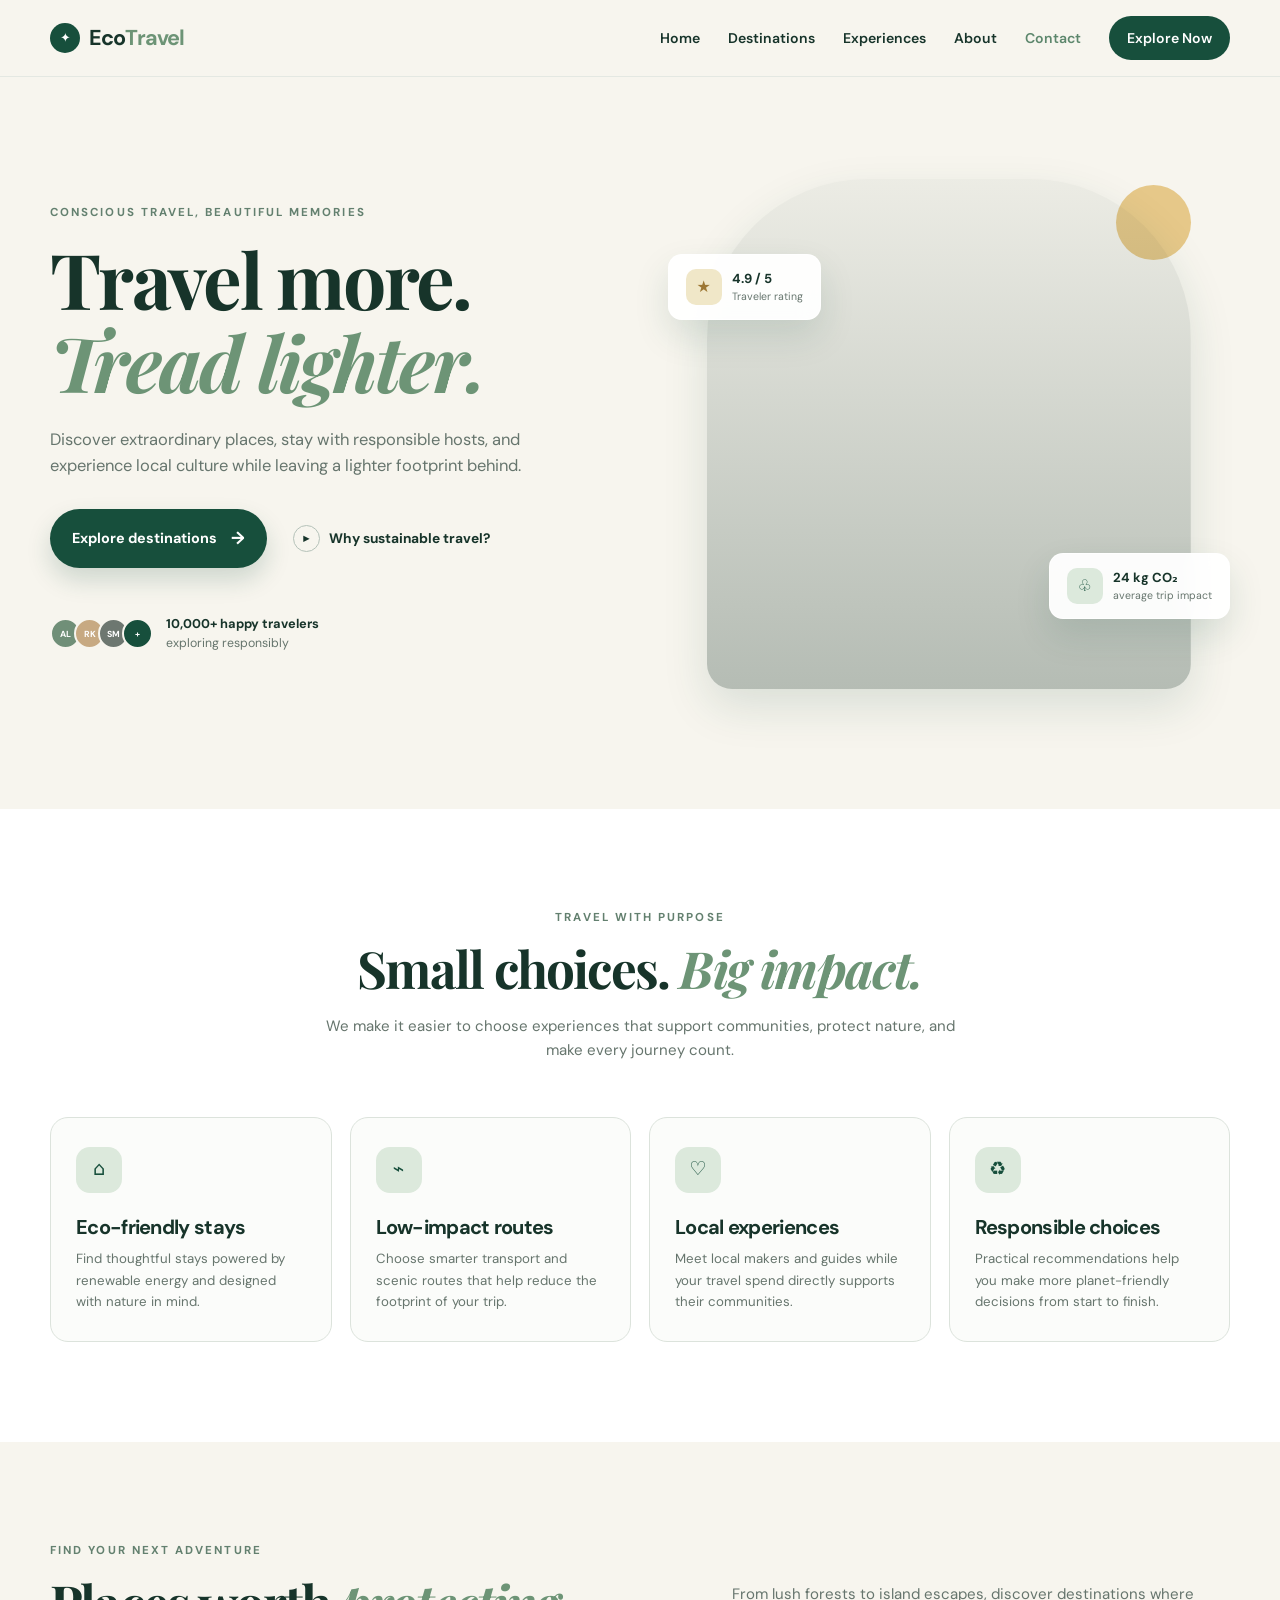
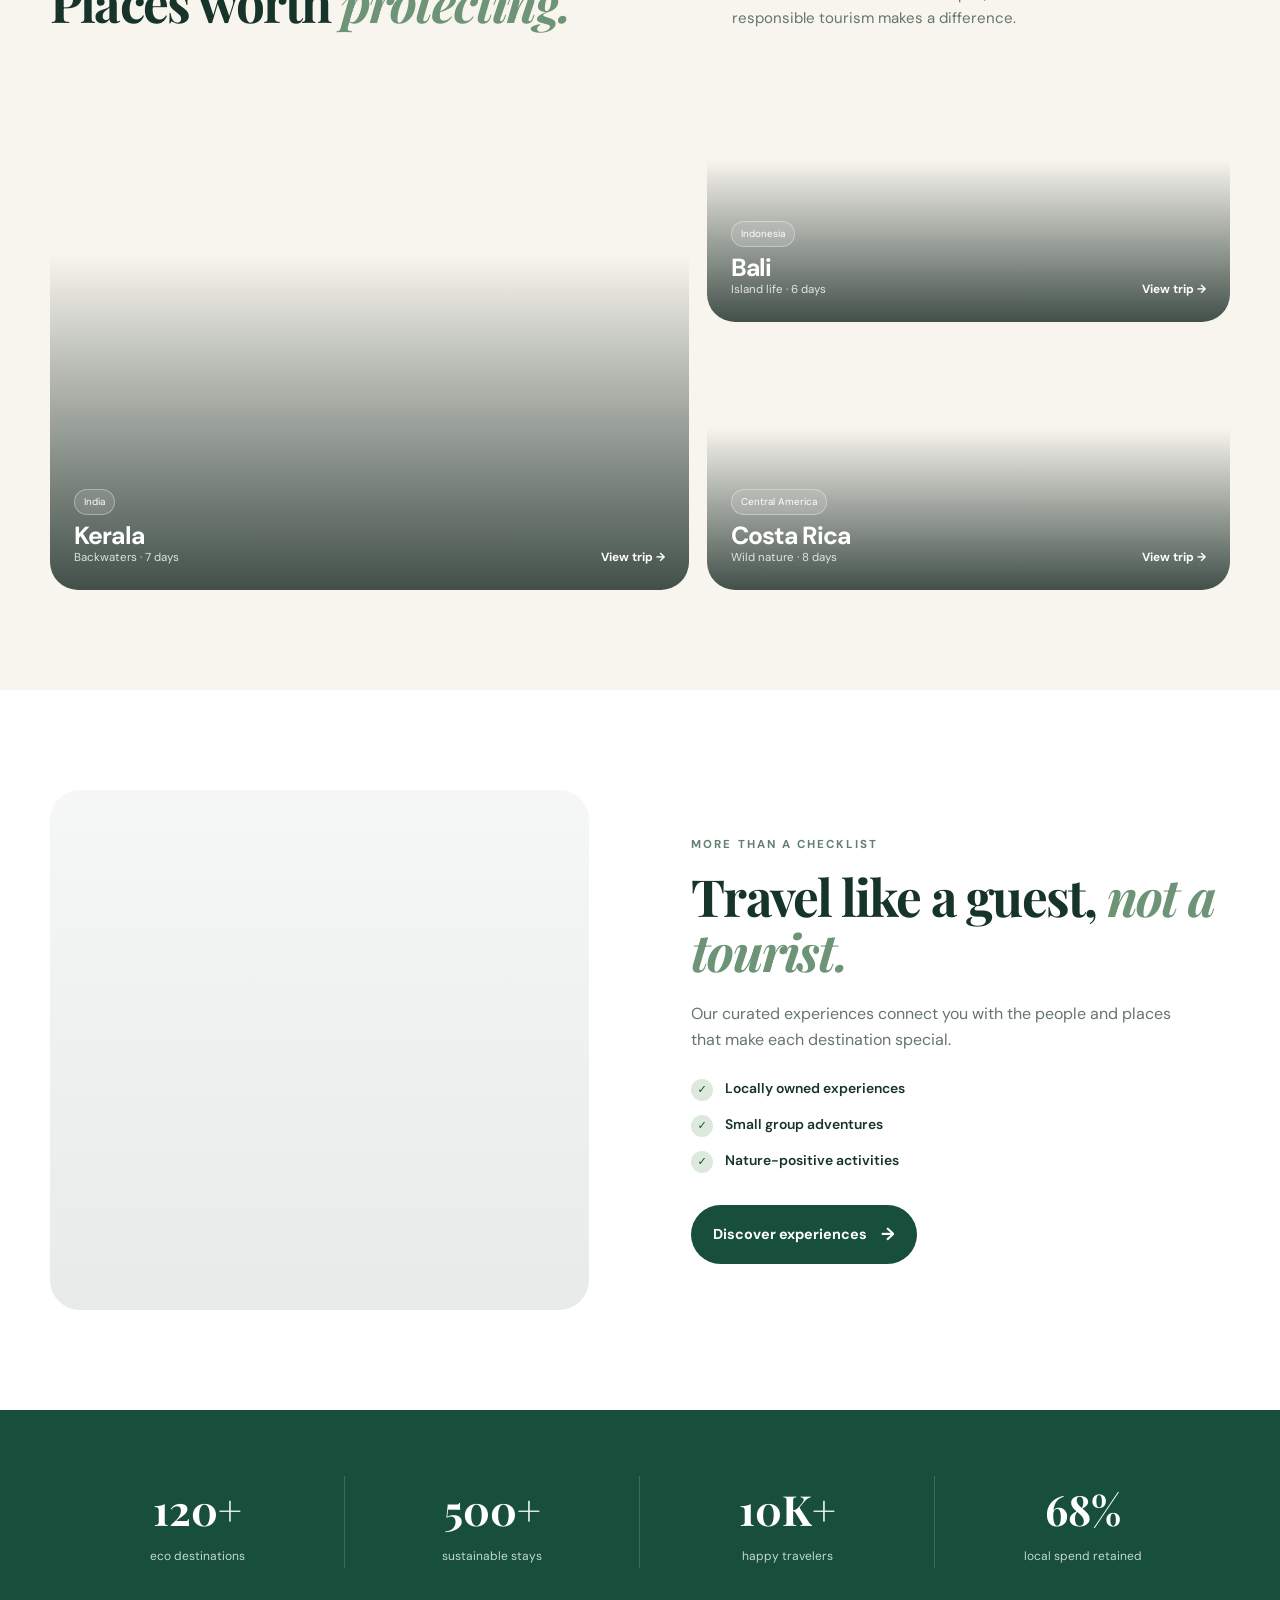
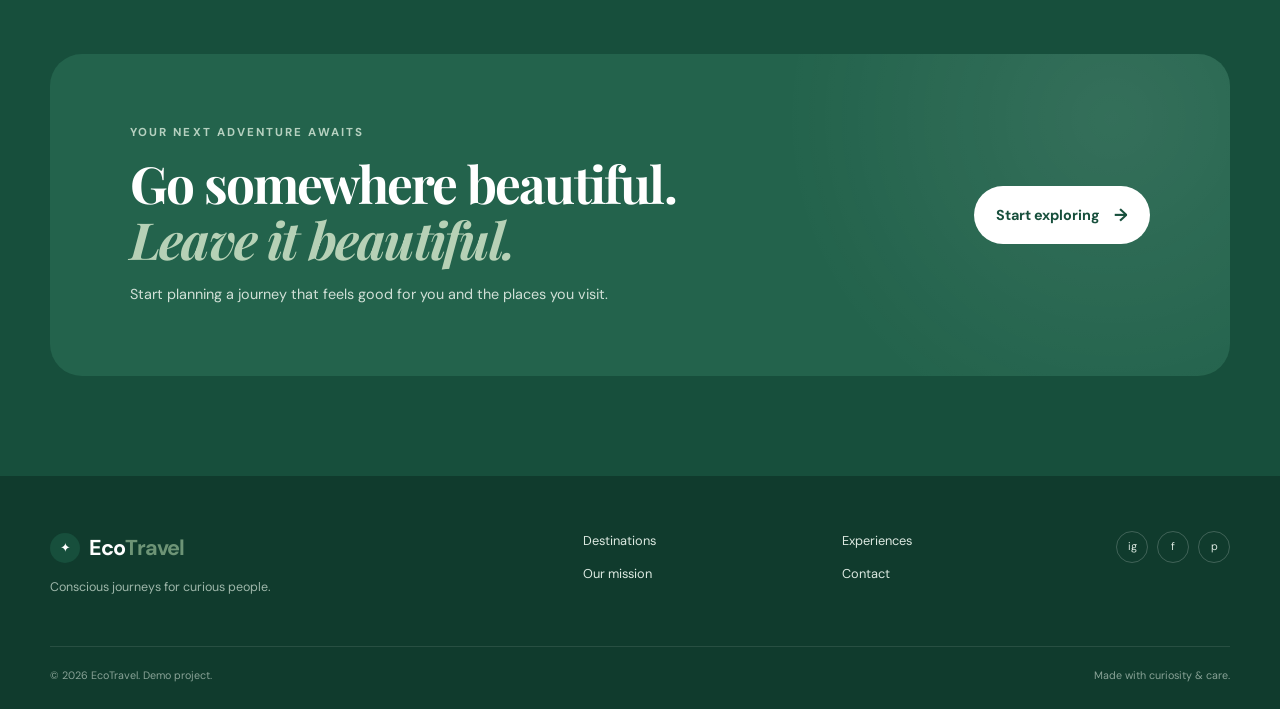
<file: index.html>
<!DOCTYPE html>
<html lang="en">
<head>
  <meta charset="UTF-8">
  <meta name="viewport" content="width=device-width, initial-scale=1.0">
  <meta name="description" content="EcoTravel — discover beautiful destinations and travel more sustainably.">
  <title>EcoTravel | Travel More. Tread Lighter.</title>
  <link rel="preconnect" href="https://fonts.googleapis.com">
  <link rel="preconnect" href="https://fonts.gstatic.com" crossorigin>
  <link href="https://fonts.googleapis.com/css2?family=DM+Sans:wght@400;500;600;700&family=Playfair+Display:wght@600;700&display=swap" rel="stylesheet">
  <link rel="stylesheet" href="style.css">
</head>
<body>
  <header class="site-header" id="home">
    <div class="container nav-wrap">
      <a class="logo" href="#home" aria-label="EcoTravel home">
        <span class="logo-mark" aria-hidden="true">✦</span>
        <span>Eco<span>Travel</span></span>
      </a>

      <button class="menu-toggle" type="button" aria-label="Open navigation menu" aria-expanded="false" aria-controls="primary-nav">
        <span></span><span></span><span></span>
      </button>

      <nav class="primary-nav" id="primary-nav" aria-label="Primary navigation">
        <a class="active" href="#home">Home</a>
        <a href="#destinations">Destinations</a>
        <a href="#experiences">Experiences</a>
        <a href="#about">About</a>
        <a href="#contact">Contact</a>
        <a class="nav-cta" href="#destinations">Explore Now</a>
      </nav>
    </div>
  </header>

  <main>
    <section class="hero section">
      <div class="container hero-grid">
        <div class="hero-content">
          <p class="eyebrow">CONSCIOUS TRAVEL, BEAUTIFUL MEMORIES</p>
          <h1>Travel more.<br><em>Tread lighter.</em></h1>
          <p class="hero-text">
            Discover extraordinary places, stay with responsible hosts, and experience local culture while leaving a lighter footprint behind.
          </p>
          <div class="hero-actions">
            <a class="button button-primary" href="#destinations">Explore destinations <span>→</span></a>
            <a class="text-link" href="#about"><span class="play-icon">▶</span> Why sustainable travel?</a>
          </div>
          <div class="hero-proof">
            <div class="avatar-stack" aria-label="Community of travelers">
              <span>AL</span><span>RK</span><span>SM</span><span>+</span>
            </div>
            <div>
              <strong>10,000+ happy travelers</strong>
              <span>exploring responsibly</span>
            </div>
          </div>
        </div>

        <div class="hero-visual">
          <div class="hero-image image-mountains" role="img" aria-label="Mountain landscape surrounded by greenery"></div>
          <div class="floating-card rating-card">
            <span class="card-icon">★</span>
            <div><strong>4.9 / 5</strong><small>Traveler rating</small></div>
          </div>
          <div class="floating-card carbon-card">
            <span class="leaf-icon">♧</span>
            <div><strong>24 kg CO₂</strong><small>average trip impact</small></div>
          </div>
          <span class="hero-sun" aria-hidden="true"></span>
        </div>
      </div>
    </section>

    <section class="impact section" id="about">
      <div class="container">
        <div class="section-heading centered">
          <p class="eyebrow">TRAVEL WITH PURPOSE</p>
          <h2>Small choices. <em>Big impact.</em></h2>
          <p>We make it easier to choose experiences that support communities, protect nature, and make every journey count.</p>
        </div>

        <div class="feature-grid">
          <article class="feature-card">
            <div class="feature-icon">⌂</div>
            <h3>Eco-friendly stays</h3>
            <p>Find thoughtful stays powered by renewable energy and designed with nature in mind.</p>
          </article>
          <article class="feature-card">
            <div class="feature-icon">⌁</div>
            <h3>Low-impact routes</h3>
            <p>Choose smarter transport and scenic routes that help reduce the footprint of your trip.</p>
          </article>
          <article class="feature-card">
            <div class="feature-icon">♡</div>
            <h3>Local experiences</h3>
            <p>Meet local makers and guides while your travel spend directly supports their communities.</p>
          </article>
          <article class="feature-card">
            <div class="feature-icon">♻</div>
            <h3>Responsible choices</h3>
            <p>Practical recommendations help you make more planet-friendly decisions from start to finish.</p>
          </article>
        </div>
      </div>
    </section>

    <section class="destinations section" id="destinations">
      <div class="container">
        <div class="section-heading split-heading">
          <div>
            <p class="eyebrow">FIND YOUR NEXT ADVENTURE</p>
            <h2>Places worth <em>protecting.</em></h2>
          </div>
          <p>From lush forests to island escapes, discover destinations where responsible tourism makes a difference.</p>
        </div>

        <div class="destination-grid">
          <article class="destination-card destination-kerala">
            <div class="destination-overlay">
              <span class="tag">India</span>
              <h3>Kerala</h3>
              <p>Backwaters · 7 days</p>
              <a href="#contact" aria-label="Plan a trip to Kerala">View trip →</a>
            </div>
          </article>
          <article class="destination-card destination-bali">
            <div class="destination-overlay">
              <span class="tag">Indonesia</span>
              <h3>Bali</h3>
              <p>Island life · 6 days</p>
              <a href="#contact" aria-label="Plan a trip to Bali">View trip →</a>
            </div>
          </article>
          <article class="destination-card destination-costa">
            <div class="destination-overlay">
              <span class="tag">Central America</span>
              <h3>Costa Rica</h3>
              <p>Wild nature · 8 days</p>
              <a href="#contact" aria-label="Plan a trip to Costa Rica">View trip →</a>
            </div>
          </article>
        </div>
      </div>
    </section>

    <section class="experiences section" id="experiences">
      <div class="container experience-grid">
        <div class="experience-image image-cabin" role="img" aria-label="Peaceful eco cabin in a forest"></div>
        <div class="experience-content">
          <p class="eyebrow">MORE THAN A CHECKLIST</p>
          <h2>Travel like a guest, <em>not a tourist.</em></h2>
          <p>Our curated experiences connect you with the people and places that make each destination special.</p>
          <ul class="check-list">
            <li><span>✓</span> Locally owned experiences</li>
            <li><span>✓</span> Small group adventures</li>
            <li><span>✓</span> Nature-positive activities</li>
          </ul>
          <a class="button button-secondary" href="#contact">Discover experiences <span>→</span></a>
        </div>
      </div>
    </section>

    <section class="stats section">
      <div class="container stats-grid">
        <div><strong>120+</strong><span>eco destinations</span></div>
        <div><strong>500+</strong><span>sustainable stays</span></div>
        <div><strong>10K+</strong><span>happy travelers</span></div>
        <div><strong>68%</strong><span>local spend retained</span></div>
      </div>
    </section>

    <section class="cta section" id="contact">
      <div class="container cta-box">
        <div>
          <p class="eyebrow">YOUR NEXT ADVENTURE AWAITS</p>
          <h2>Go somewhere beautiful.<br><em>Leave it beautiful.</em></h2>
          <p>Start planning a journey that feels good for you and the places you visit.</p>
        </div>
        <a class="button button-light" href="mailto:hello@ecotravel.example">Start exploring <span>→</span></a>
      </div>
    </section>
  </main>

  <footer class="site-footer">
    <div class="container footer-grid">
      <div>
        <a class="logo footer-logo" href="#home"><span class="logo-mark">✦</span><span>Eco<span>Travel</span></span></a>
        <p>Conscious journeys for curious people.</p>
      </div>
      <div class="footer-links">
        <a href="#destinations">Destinations</a>
        <a href="#experiences">Experiences</a>
        <a href="#about">Our mission</a>
        <a href="#contact">Contact</a>
      </div>
      <div class="socials" aria-label="Social links">
        <a href="#contact" aria-label="Instagram">ig</a>
        <a href="#contact" aria-label="Facebook">f</a>
        <a href="#contact" aria-label="Pinterest">p</a>
      </div>
    </div>
    <div class="container footer-bottom">
      <span>© <span id="year"></span> EcoTravel. Demo project.</span>
      <span>Made with curiosity & care.</span>
    </div>
  </footer>

  <script src="script.js"></script>
</body>
</html>
</file>
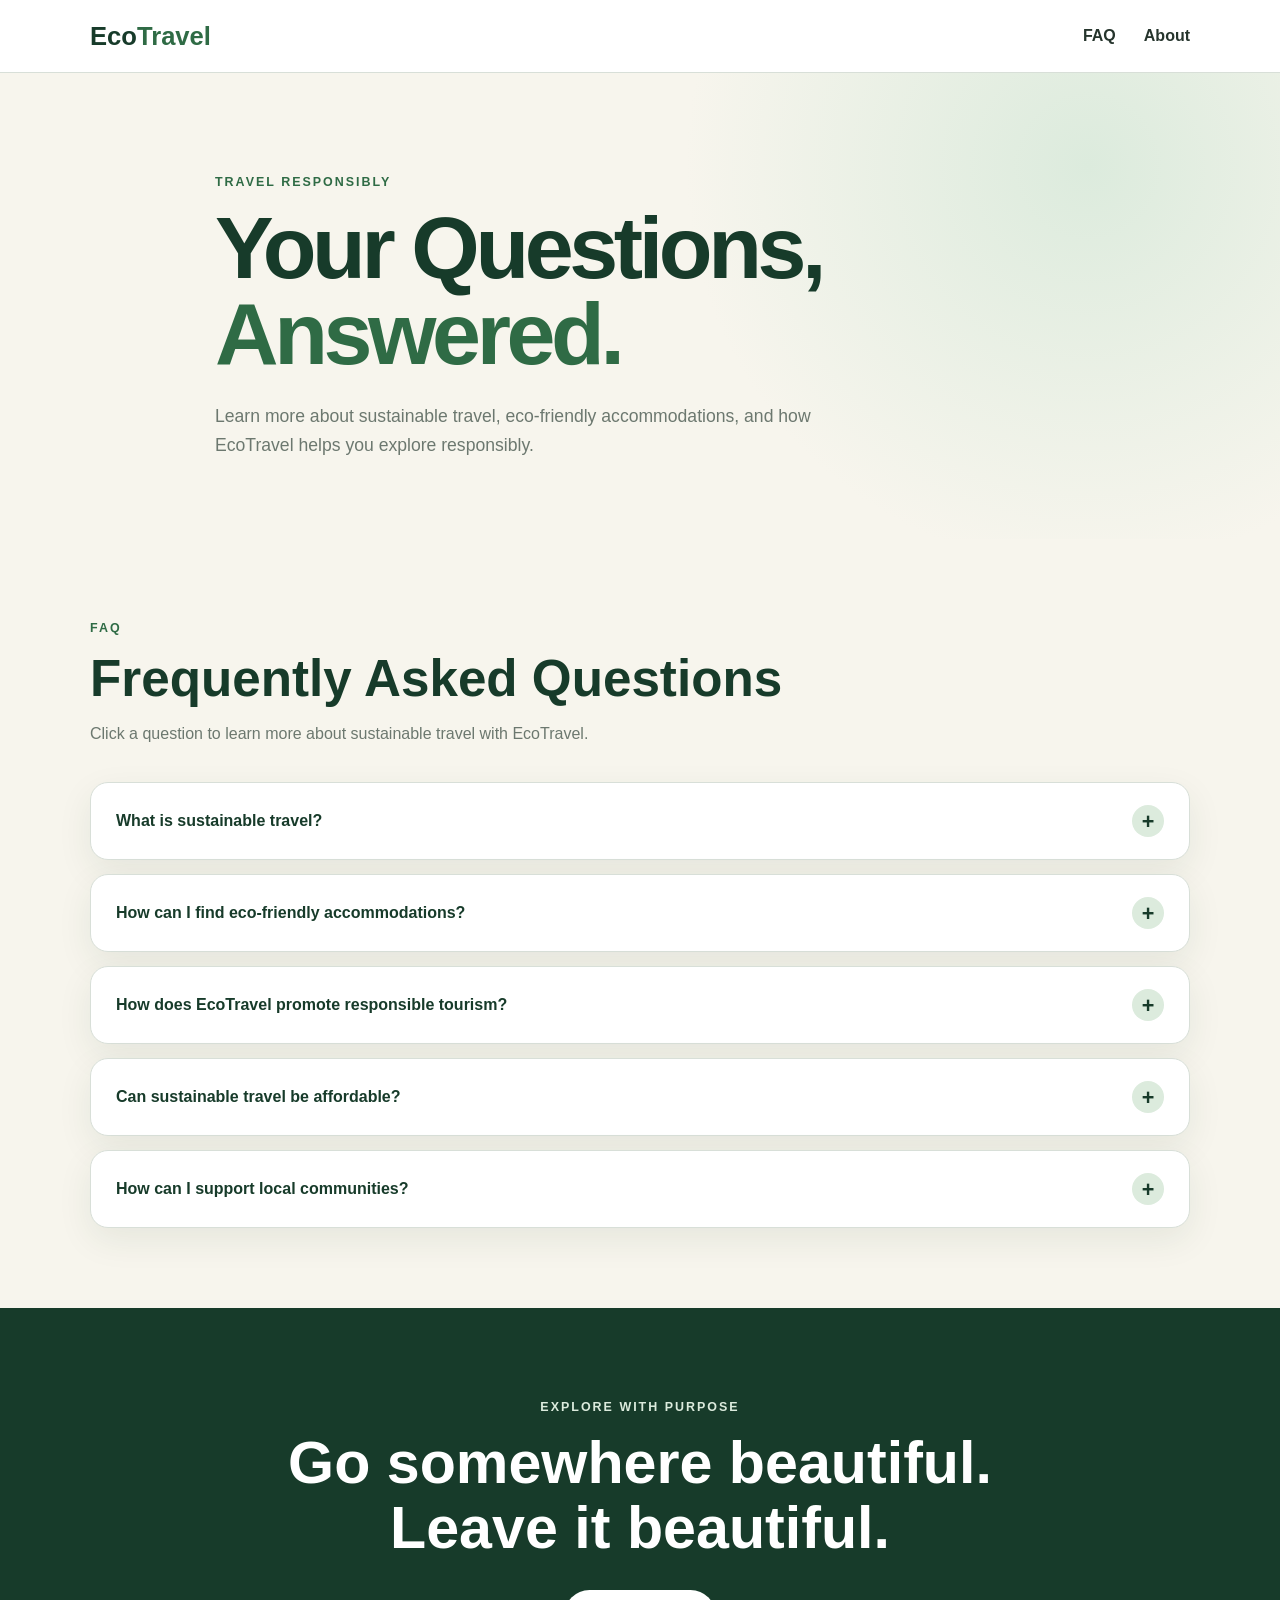
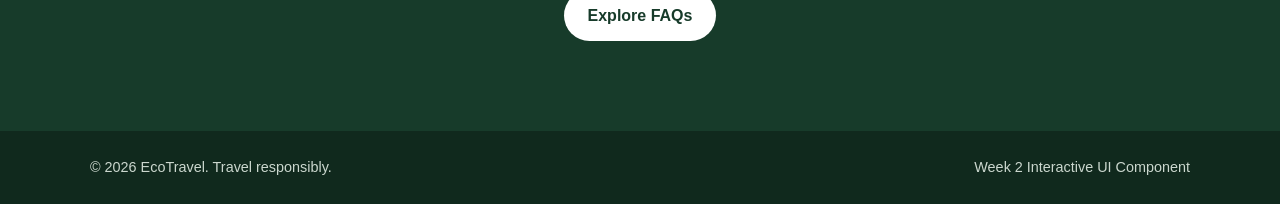
<file: EcoTravel-Week2-Interactive-Accordion/index.html>
<!DOCTYPE html>
<html lang="en">
<head>
<meta charset="UTF-8">
<meta name="viewport" content="width=device-width, initial-scale=1.0">
<meta name="description" content="EcoTravel interactive FAQ accordion">
<title>EcoTravel | Interactive FAQ</title>
<link rel="stylesheet" href="style.css">
</head>
<body>
<header class="site-header">
  <div class="container header-content">
    <a href="#" class="logo" aria-label="EcoTravel Home">Eco<span>Travel</span></a>
    <nav aria-label="Main navigation"><a href="#faq">FAQ</a><a href="#about">About</a></nav>
  </div>
</header>

<main>
<section class="hero" id="about">
  <div class="container hero-content">
    <p class="eyebrow">TRAVEL RESPONSIBLY</p>
    <h1>Your Questions, <span>Answered.</span></h1>
    <p class="hero-text">Learn more about sustainable travel, eco-friendly accommodations, and how EcoTravel helps you explore responsibly.</p>
  </div>
</section>

<section class="faq-section" id="faq">
  <div class="container">
    <div class="section-heading">
      <p class="eyebrow">FAQ</p>
      <h2>Frequently Asked Questions</h2>
      <p>Click a question to learn more about sustainable travel with EcoTravel.</p>
    </div>
    <div id="faq-error" class="faq-error" role="alert" hidden>The FAQ component could not be loaded. Please refresh the page and try again.</div>

    <div class="accordion" id="faqAccordion">
      <article class="faq-item">
        <h3><button type="button" class="faq-button" aria-expanded="false" aria-controls="faq-answer-1" id="faq-button-1"><span>What is sustainable travel?</span><span class="faq-icon" aria-hidden="true">+</span></button></h3>
        <div class="faq-answer" id="faq-answer-1" role="region" aria-labelledby="faq-button-1" hidden><div class="answer-content">Sustainable travel means exploring destinations while reducing environmental impact and supporting local communities. It can include responsible transportation, eco-friendly accommodations, and locally owned businesses.</div></div>
      </article>

      <article class="faq-item">
        <h3><button type="button" class="faq-button" aria-expanded="false" aria-controls="faq-answer-2" id="faq-button-2"><span>How can I find eco-friendly accommodations?</span><span class="faq-icon" aria-hidden="true">+</span></button></h3>
        <div class="faq-answer" id="faq-answer-2" role="region" aria-labelledby="faq-button-2" hidden><div class="answer-content">Look for accommodations that use renewable energy, reduce water consumption, minimize waste, and support the surrounding community. Eco-certifications can also help identify responsible properties.</div></div>
      </article>

      <article class="faq-item">
        <h3><button type="button" class="faq-button" aria-expanded="false" aria-controls="faq-answer-3" id="faq-button-3"><span>How does EcoTravel promote responsible tourism?</span><span class="faq-icon" aria-hidden="true">+</span></button></h3>
        <div class="faq-answer" id="faq-answer-3" role="region" aria-labelledby="faq-button-3" hidden><div class="answer-content">EcoTravel highlights lower-impact travel options, local experiences, sustainable accommodations, and destinations that prioritize environmental and community protection.</div></div>
      </article>

      <article class="faq-item">
        <h3><button type="button" class="faq-button" aria-expanded="false" aria-controls="faq-answer-4" id="faq-button-4"><span>Can sustainable travel be affordable?</span><span class="faq-icon" aria-hidden="true">+</span></button></h3>
        <div class="faq-answer" id="faq-answer-4" role="region" aria-labelledby="faq-button-4" hidden><div class="answer-content">Yes. Sustainable travel does not always mean spending more. Public transport, locally owned accommodations, avoiding unnecessary flights, and supporting local businesses can often be affordable choices.</div></div>
      </article>

      <article class="faq-item">
        <h3><button type="button" class="faq-button" aria-expanded="false" aria-controls="faq-answer-5" id="faq-button-5"><span>How can I support local communities?</span><span class="faq-icon" aria-hidden="true">+</span></button></h3>
        <div class="faq-answer" id="faq-answer-5" role="region" aria-labelledby="faq-button-5" hidden><div class="answer-content">Travelers can support local communities by purchasing local products, eating at locally owned restaurants, booking local guides, and respecting local traditions and environments.</div></div>
      </article>
    </div>
  </div>
</section>

<section class="cta-section">
  <div class="container cta-content">
    <p class="eyebrow">EXPLORE WITH PURPOSE</p>
    <h2>Go somewhere beautiful.<br>Leave it beautiful.</h2>
    <a href="#faq" class="cta-button">Explore FAQs</a>
  </div>
</section>
</main>

<footer class="site-footer">
  <div class="container footer-content">
    <p>© <span id="currentYear"></span> EcoTravel. Travel responsibly.</p>
    <p>Week 2 Interactive UI Component</p>
  </div>
</footer>
<script src="script.js"></script>
</body>
</html>
</file>
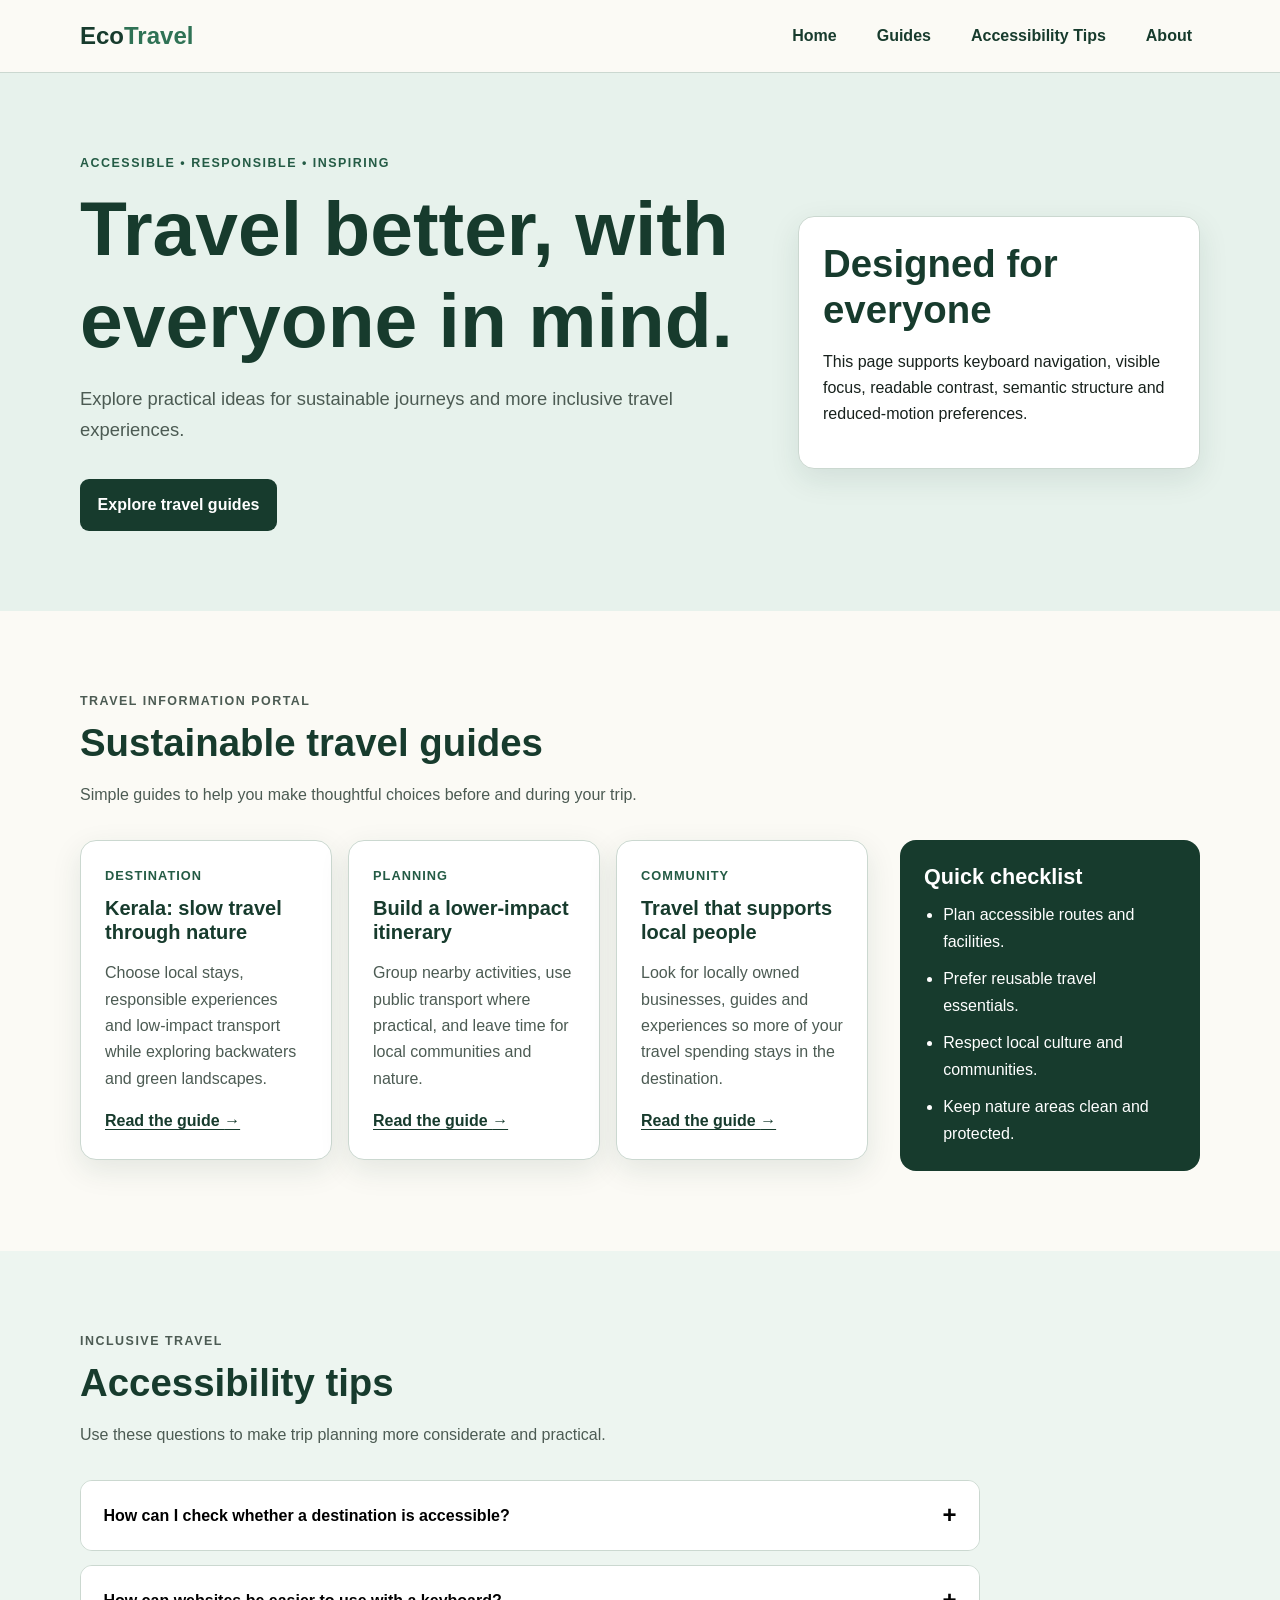
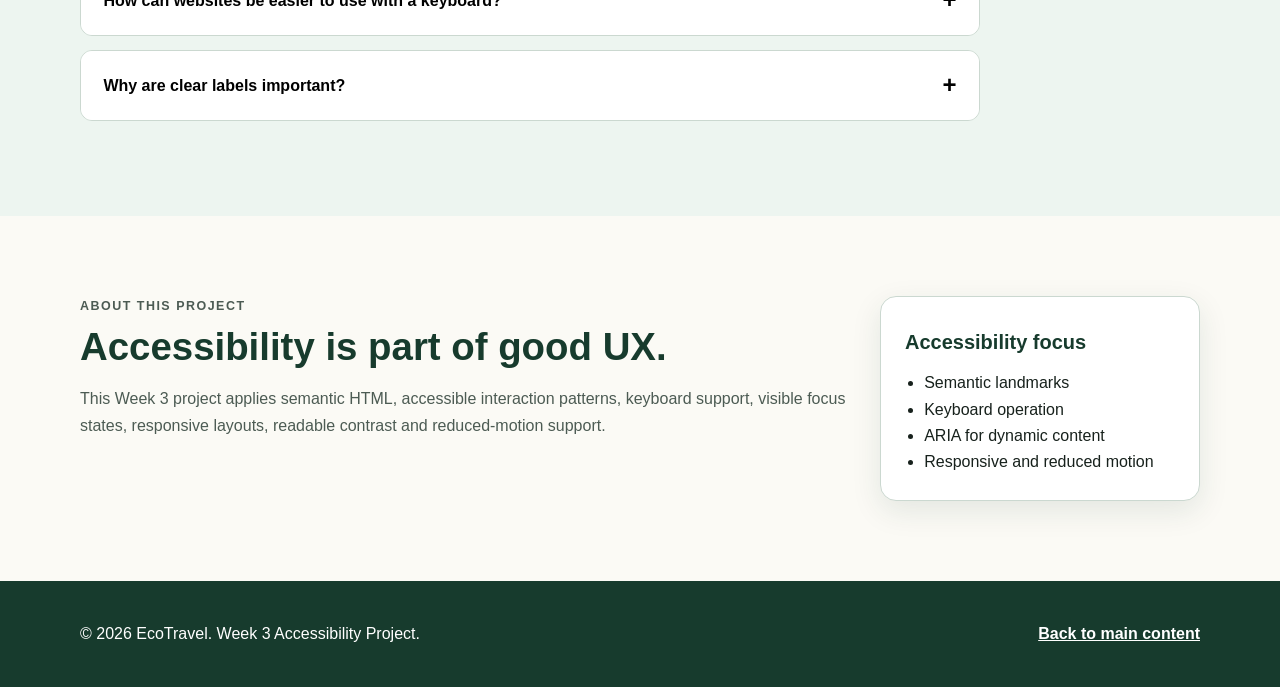
<file: EcoTravel-Week3-Accessibility/index.html>
<!DOCTYPE html>
<html lang="en">
<head>
<meta charset="UTF-8">
<meta name="viewport" content="width=device-width, initial-scale=1.0">
<meta name="description" content="EcoTravel accessible sustainable travel information portal.">
<title>EcoTravel | Accessible Sustainable Travel Guide</title>
<link rel="stylesheet" href="style.css">
</head>
<body>
<a class="skip-link" href="#main-content">Skip to main content</a>
<header class="site-header">
  <div class="container header-inner">
    <a class="brand" href="#home" aria-label="EcoTravel home">Eco<span>Travel</span></a>
    <button class="menu-toggle" type="button" aria-expanded="false" aria-controls="primary-nav">
      <span class="sr-only">Toggle navigation menu</span><span aria-hidden="true">☰</span>
    </button>
    <nav id="primary-nav" class="primary-nav" aria-label="Primary navigation">
      <ul>
        <li><a href="#home">Home</a></li><li><a href="#guides">Guides</a></li>
        <li><a href="#tips">Accessibility Tips</a></li><li><a href="#about">About</a></li>
      </ul>
    </nav>
  </div>
</header>

<main id="main-content">
<section id="home" class="hero" aria-labelledby="hero-title">
  <div class="container hero-grid">
    <div>
      <p class="eyebrow">Accessible • Responsible • Inspiring</p>
      <h1 id="hero-title">Travel better, with everyone in mind.</h1>
      <p class="hero-text">Explore practical ideas for sustainable journeys and more inclusive travel experiences.</p>
      <a class="button primary-button" href="#guides">Explore travel guides</a>
    </div>
    <aside class="hero-note" aria-label="Accessibility commitment">
      <h2>Designed for everyone</h2>
      <p>This page supports keyboard navigation, visible focus, readable contrast, semantic structure and reduced-motion preferences.</p>
    </aside>
  </div>
</section>

<section id="guides" class="section" aria-labelledby="guides-title">
  <div class="container">
    <div class="section-heading">
      <p class="eyebrow">Travel information portal</p><h2 id="guides-title">Sustainable travel guides</h2>
      <p>Simple guides to help you make thoughtful choices before and during your trip.</p>
    </div>
    <div class="content-layout">
      <div class="article-list">
        <article class="card"><div class="card-tag">Destination</div><h3>Kerala: slow travel through nature</h3>
          <p>Choose local stays, responsible experiences and low-impact transport while exploring backwaters and green landscapes.</p>
          <a class="text-link" href="#tips">Read the guide <span aria-hidden="true">→</span></a></article>
        <article class="card"><div class="card-tag">Planning</div><h3>Build a lower-impact itinerary</h3>
          <p>Group nearby activities, use public transport where practical, and leave time for local communities and nature.</p>
          <a class="text-link" href="#tips">Read the guide <span aria-hidden="true">→</span></a></article>
        <article class="card"><div class="card-tag">Community</div><h3>Travel that supports local people</h3>
          <p>Look for locally owned businesses, guides and experiences so more of your travel spending stays in the destination.</p>
          <a class="text-link" href="#about">Read the guide <span aria-hidden="true">→</span></a></article>
      </div>
      <aside class="sidebar" aria-labelledby="quick-links-title">
        <h2 id="quick-links-title">Quick checklist</h2>
        <ul class="checklist"><li>Plan accessible routes and facilities.</li><li>Prefer reusable travel essentials.</li><li>Respect local culture and communities.</li><li>Keep nature areas clean and protected.</li></ul>
      </aside>
    </div>
  </div>
</section>

<section id="tips" class="section alt-section" aria-labelledby="tips-title">
  <div class="container">
    <div class="section-heading"><p class="eyebrow">Inclusive travel</p><h2 id="tips-title">Accessibility tips</h2>
      <p>Use these questions to make trip planning more considerate and practical.</p></div>
    <div class="accordion" data-accordion>
      <article class="accordion-item"><h3><button class="accordion-trigger" type="button" aria-expanded="false" aria-controls="answer-1" id="question-1">How can I check whether a destination is accessible?</button></h3>
        <div class="accordion-panel" id="answer-1" role="region" aria-labelledby="question-1" hidden><p>Check accommodation and transport information in advance, contact providers with specific questions, and confirm details such as step-free entrances, accessible toilets and route conditions.</p></div></article>
      <article class="accordion-item"><h3><button class="accordion-trigger" type="button" aria-expanded="false" aria-controls="answer-2" id="question-2">How can websites be easier to use with a keyboard?</button></h3>
        <div class="accordion-panel" id="answer-2" role="region" aria-labelledby="question-2" hidden><p>Interactive controls should be reachable with Tab, have a clear focus indicator, use native buttons or links where possible, and provide logical reading and interaction order.</p></div></article>
      <article class="accordion-item"><h3><button class="accordion-trigger" type="button" aria-expanded="false" aria-controls="answer-3" id="question-3">Why are clear labels important?</button></h3>
        <div class="accordion-panel" id="answer-3" role="region" aria-labelledby="question-3" hidden><p>Clear labels help people understand what controls do, including users of screen readers and people with cognitive or learning disabilities. Labels should describe the action or purpose without relying only on visual context.</p></div></article>
    </div>
  </div>
</section>

<section id="about" class="section" aria-labelledby="about-title">
  <div class="container about-box">
    <div><p class="eyebrow">About this project</p><h2 id="about-title">Accessibility is part of good UX.</h2>
      <p>This Week 3 project applies semantic HTML, accessible interaction patterns, keyboard support, visible focus states, responsive layouts, readable contrast and reduced-motion support.</p></div>
    <div class="audit-card" aria-label="Accessibility checklist summary"><h3>Accessibility focus</h3>
      <ul><li>Semantic landmarks</li><li>Keyboard operation</li><li>ARIA for dynamic content</li><li>Responsive and reduced motion</li></ul></div>
  </div>
</section>
</main>

<footer class="site-footer"><div class="container footer-inner">
  <p>© <span id="current-year"></span> EcoTravel. Week 3 Accessibility Project.</p><a href="#main-content">Back to main content</a>
</div></footer>
<div id="status-message" class="sr-only" role="status" aria-live="polite"></div>
<script src="script.js"></script>
</body>
</html>
</file>
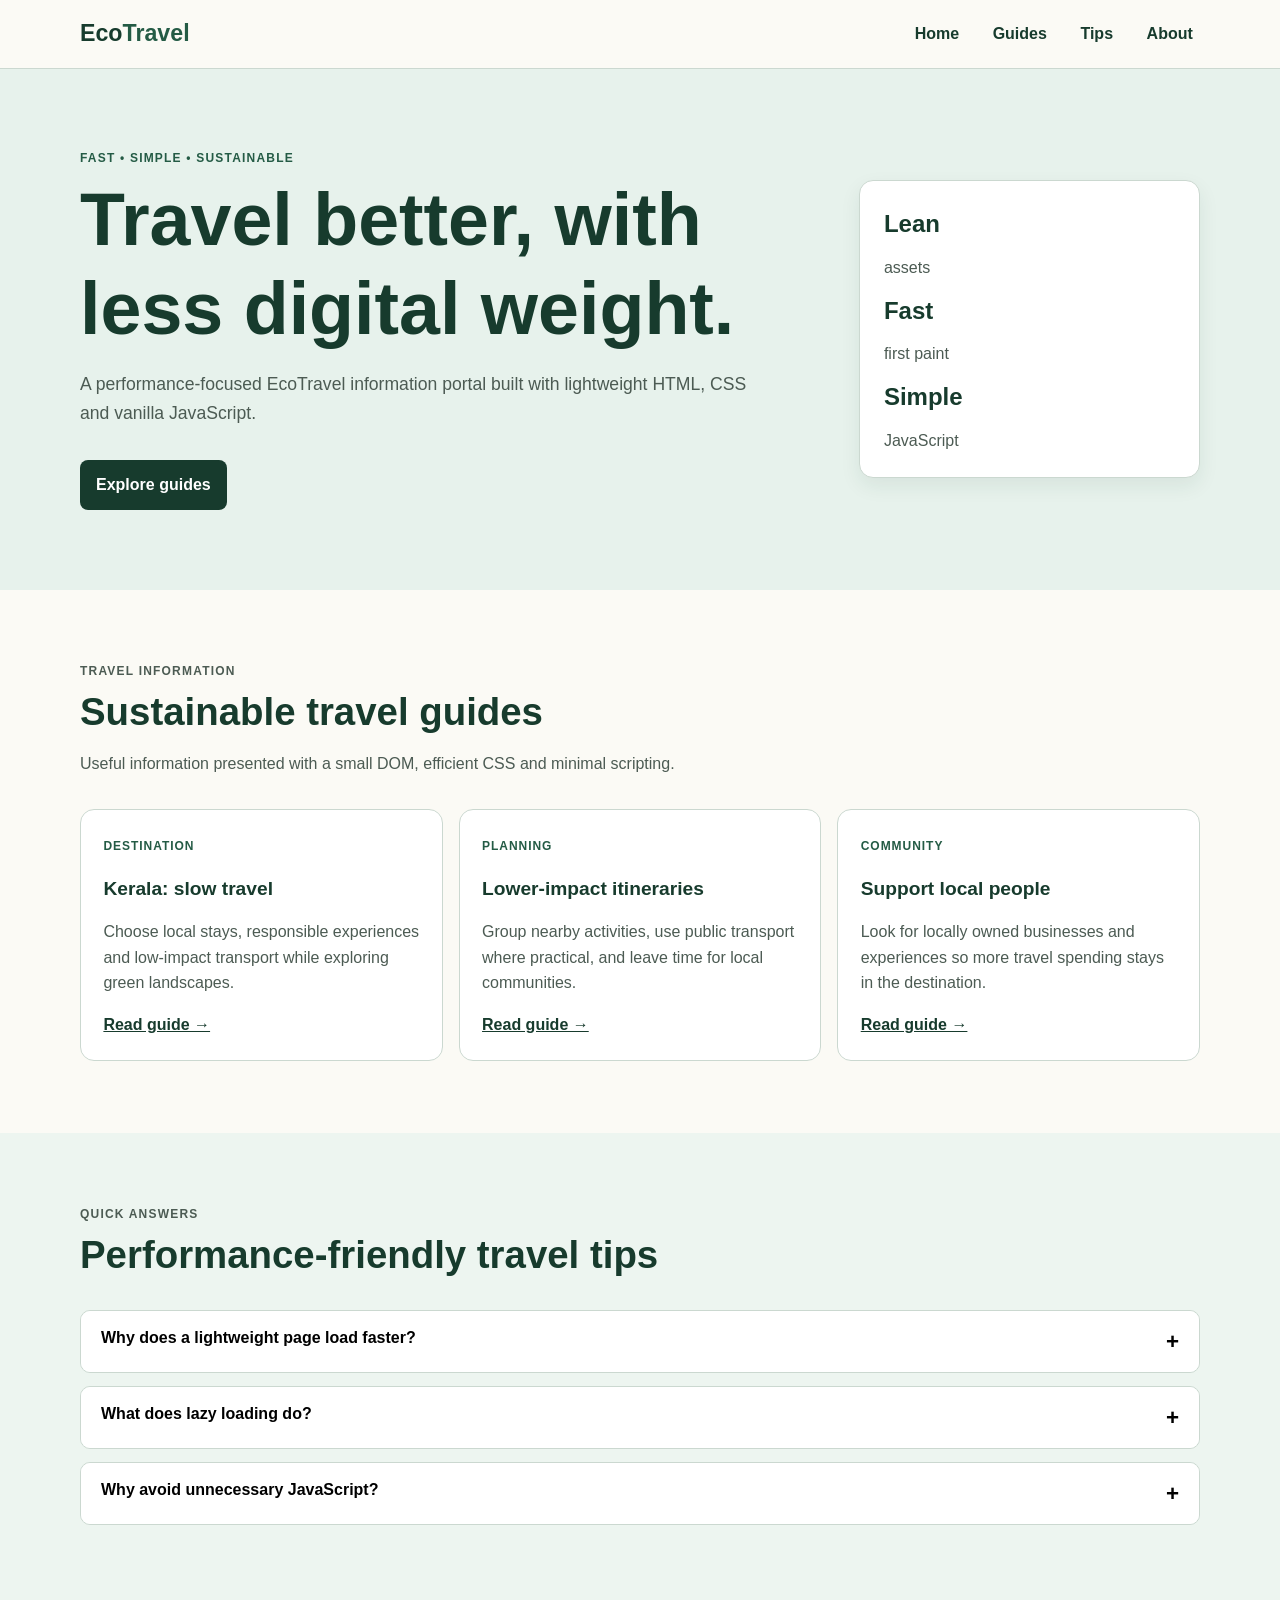
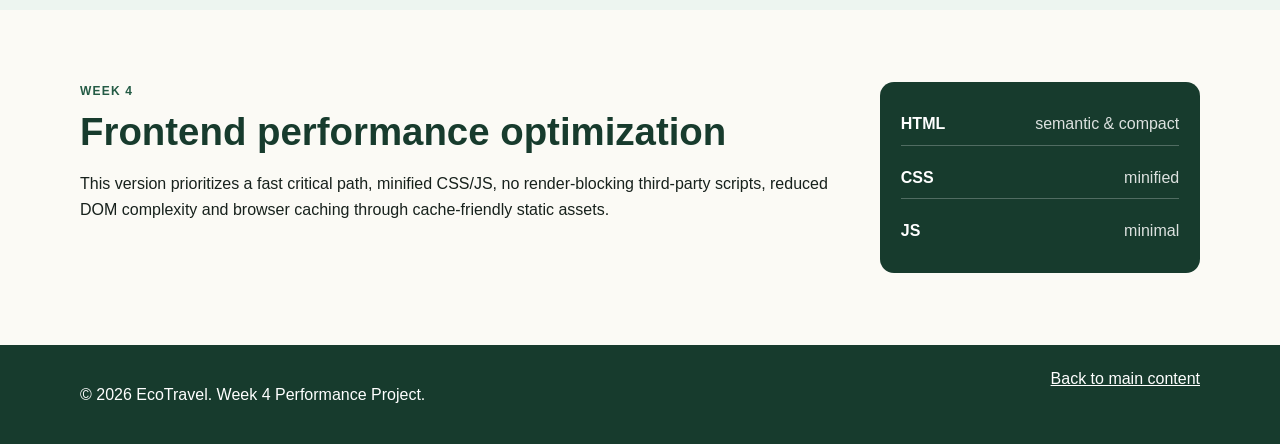
<file: EcoTravel-Week4-Performance-Optimization/index.html>
<!doctype html>
<html lang="en">
<head>
<meta charset="utf-8">
<meta name="viewport" content="width=device-width,initial-scale=1">
<meta name="description" content="EcoTravel performance-optimized sustainable travel guide.">
<title>EcoTravel | Performance-Optimized Travel Guide</title>
<link rel="preload" href="style.min.css" as="style">
<link rel="stylesheet" href="style.min.css">
</head>
<body>
<a class="skip-link" href="#main-content">Skip to main content</a>
<header class="site-header">
  <div class="container header-inner">
    <a class="brand" href="#home" aria-label="EcoTravel home">Eco<span>Travel</span></a>
    <button class="menu-toggle" type="button" aria-expanded="false" aria-controls="primary-nav"><span class="sr-only">Toggle navigation</span>☰</button>
    <nav id="primary-nav" aria-label="Primary navigation">
      <ul>
        <li><a href="#home">Home</a></li><li><a href="#guides">Guides</a></li><li><a href="#tips">Tips</a></li><li><a href="#about">About</a></li>
      </ul>
    </nav>
  </div>
</header>

<main id="main-content">
<section id="home" class="hero" aria-labelledby="hero-title">
  <div class="container hero-grid">
    <div>
      <p class="eyebrow">Fast • Simple • Sustainable</p>
      <h1 id="hero-title">Travel better, with less digital weight.</h1>
      <p class="hero-text">A performance-focused EcoTravel information portal built with lightweight HTML, CSS and vanilla JavaScript.</p>
      <a class="button" href="#guides">Explore guides</a>
    </div>
    <div class="hero-stat" aria-label="Performance approach">
      <strong>Lean</strong><span>assets</span>
      <strong>Fast</strong><span>first paint</span>
      <strong>Simple</strong><span>JavaScript</span>
    </div>
  </div>
</section>

<section id="guides" class="section" aria-labelledby="guides-title">
<div class="container">
  <div class="section-heading"><p class="eyebrow">Travel information</p><h2 id="guides-title">Sustainable travel guides</h2><p>Useful information presented with a small DOM, efficient CSS and minimal scripting.</p></div>
  <div class="cards">
    <article class="card"><span class="tag">Destination</span><h3>Kerala: slow travel</h3><p>Choose local stays, responsible experiences and low-impact transport while exploring green landscapes.</p><a href="#tips">Read guide →</a></article>
    <article class="card"><span class="tag">Planning</span><h3>Lower-impact itineraries</h3><p>Group nearby activities, use public transport where practical, and leave time for local communities.</p><a href="#tips">Read guide →</a></article>
    <article class="card"><span class="tag">Community</span><h3>Support local people</h3><p>Look for locally owned businesses and experiences so more travel spending stays in the destination.</p><a href="#about">Read guide →</a></article>
  </div>
</div>
</section>

<section id="tips" class="section alt" aria-labelledby="tips-title">
<div class="container">
  <div class="section-heading"><p class="eyebrow">Quick answers</p><h2 id="tips-title">Performance-friendly travel tips</h2></div>
  <div class="accordion">
    <article class="item"><h3><button class="trigger" type="button" aria-expanded="false" aria-controls="answer-1" id="q1">Why does a lightweight page load faster?</button></h3><div class="panel" id="answer-1" role="region" aria-labelledby="q1" hidden><p>Smaller files and fewer browser tasks reduce the amount of data to download, parse and execute before users can interact comfortably.</p></div></article>
    <article class="item"><h3><button class="trigger" type="button" aria-expanded="false" aria-controls="answer-2" id="q2">What does lazy loading do?</button></h3><div class="panel" id="answer-2" role="region" aria-labelledby="q2" hidden><p>Lazy loading delays non-critical resources until they are likely to be needed. This project keeps the initial page intentionally image-light and avoids unnecessary third-party assets.</p></div></article>
    <article class="item"><h3><button class="trigger" type="button" aria-expanded="false" aria-controls="answer-3" id="q3">Why avoid unnecessary JavaScript?</button></h3><div class="panel" id="answer-3" role="region" aria-labelledby="q3" hidden><p>Less JavaScript means less parsing, compilation and execution work. Native HTML controls are used whenever they can provide the required behavior.</p></div></article>
  </div>
</div>
</section>

<section id="about" class="section" aria-labelledby="about-title">
<div class="container about"><div><p class="eyebrow">Week 4</p><h2 id="about-title">Frontend performance optimization</h2><p>This version prioritizes a fast critical path, minified CSS/JS, no render-blocking third-party scripts, reduced DOM complexity and browser caching through cache-friendly static assets.</p></div><div class="metrics"><div><b>HTML</b><span>semantic & compact</span></div><div><b>CSS</b><span>minified</span></div><div><b>JS</b><span>minimal</span></div></div></div>
</section>
</main>

<footer><div class="container footer-inner"><p>© <span id="year"></span> EcoTravel. Week 4 Performance Project.</p><a href="#main-content">Back to main content</a></div></footer>
<script src="script.min.js" defer></script>
</body>
</html>
</file>
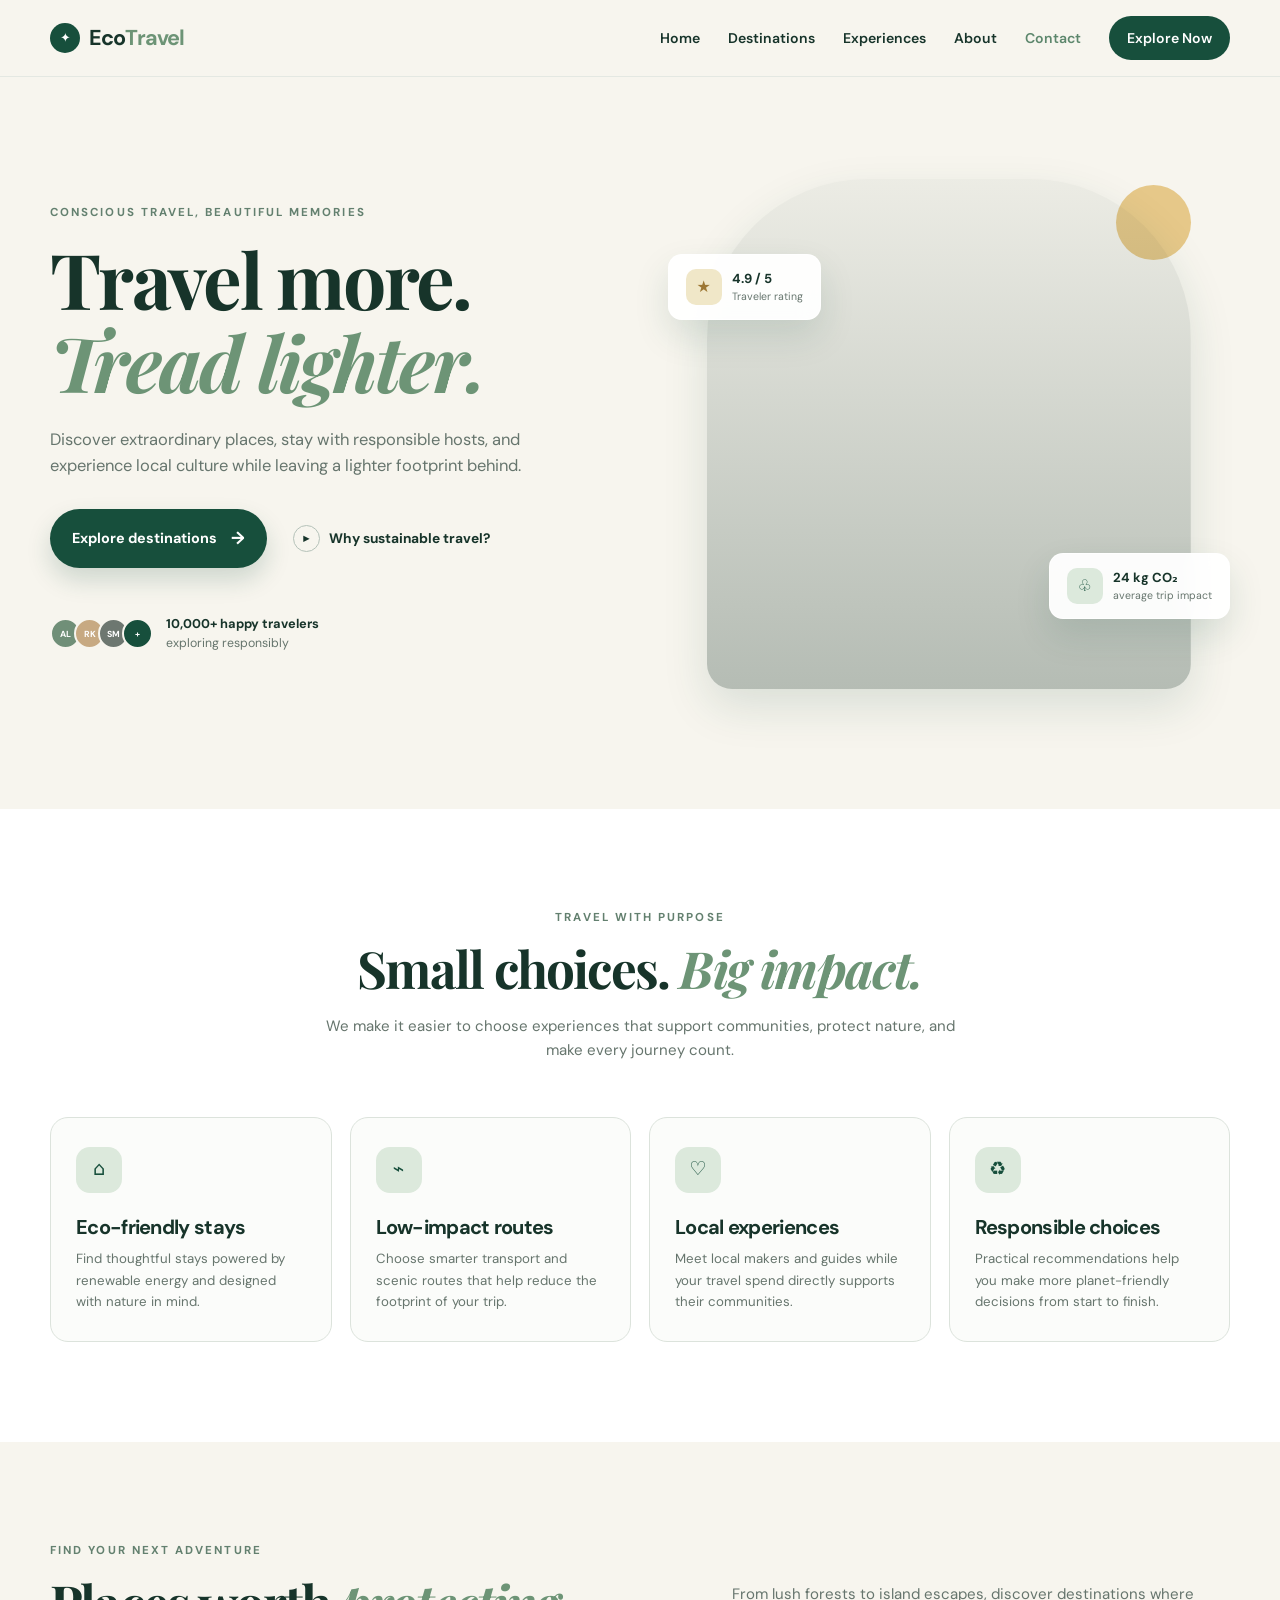
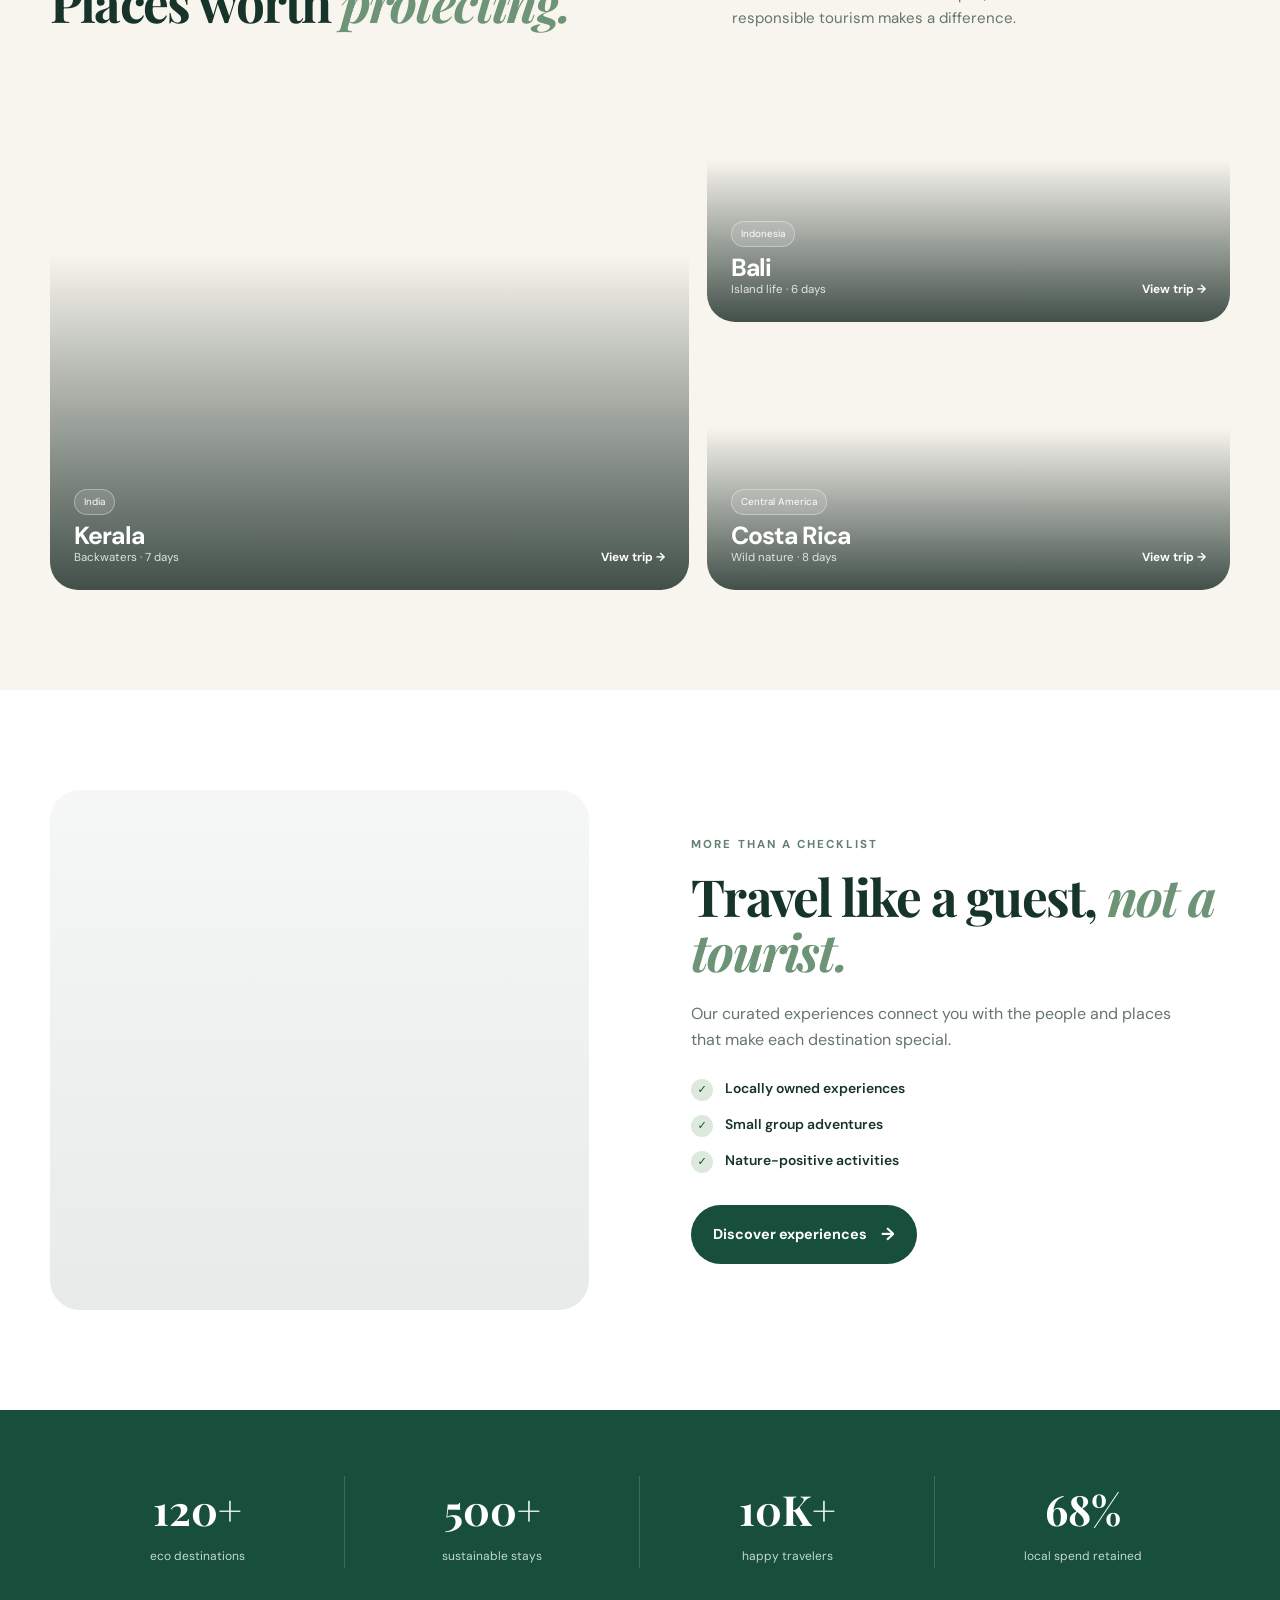
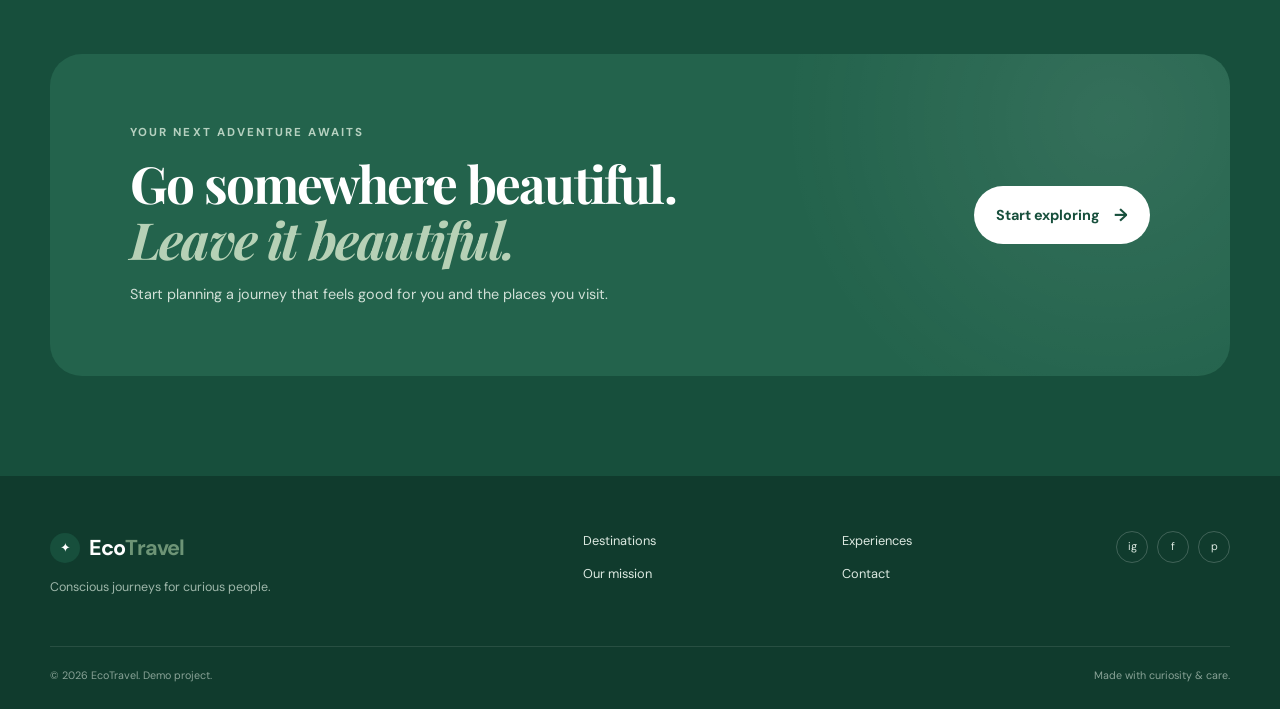
<file: week -1/index.html>
<!DOCTYPE html>
<html lang="en">
<head>
  <meta charset="UTF-8">
  <meta name="viewport" content="width=device-width, initial-scale=1.0">
  <meta name="description" content="EcoTravel — discover beautiful destinations and travel more sustainably.">
  <title>EcoTravel | Travel More. Tread Lighter.</title>
  <link rel="preconnect" href="https://fonts.googleapis.com">
  <link rel="preconnect" href="https://fonts.gstatic.com" crossorigin>
  <link href="https://fonts.googleapis.com/css2?family=DM+Sans:wght@400;500;600;700&family=Playfair+Display:wght@600;700&display=swap" rel="stylesheet">
  <link rel="stylesheet" href="style.css">
</head>
<body>
  <header class="site-header" id="home">
    <div class="container nav-wrap">
      <a class="logo" href="#home" aria-label="EcoTravel home">
        <span class="logo-mark" aria-hidden="true">✦</span>
        <span>Eco<span>Travel</span></span>
      </a>

      <button class="menu-toggle" type="button" aria-label="Open navigation menu" aria-expanded="false" aria-controls="primary-nav">
        <span></span><span></span><span></span>
      </button>

     <nav class="primary-nav" id="primary-nav" aria-label="Primary navigation">
      <a class="active" href="#home">Home</a>
      <a href="#destinations">Destinations</a>
      <a href="#experiences">Experiences</a>
      <a href="#about">About</a>
      <a href="#contact">Contact</a>

  

        <a class="nav-cta" href="#destinations">Explore Now</a>
      </nav>
    </div>
  </header>

  <main>
    <section class="hero section">
      <div class="container hero-grid">
        <div class="hero-content">
          <p class="eyebrow">CONSCIOUS TRAVEL, BEAUTIFUL MEMORIES</p>
          <h1>Travel more.<br><em>Tread lighter.</em></h1>
          <p class="hero-text">
            Discover extraordinary places, stay with responsible hosts, and experience local culture while leaving a lighter footprint behind.
          </p>
          <div class="hero-actions">
            <a class="button button-primary" href="#destinations">Explore destinations <span>→</span></a>
            <a class="text-link" href="#about"><span class="play-icon">▶</span> Why sustainable travel?</a>
          </div>
          <div class="hero-proof">
            <div class="avatar-stack" aria-label="Community of travelers">
              <span>AL</span><span>RK</span><span>SM</span><span>+</span>
            </div>
            <div>
              <strong>10,000+ happy travelers</strong>
              <span>exploring responsibly</span>
            </div>
          </div>
        </div>

        <div class="hero-visual">
          <div class="hero-image image-mountains" role="img" aria-label="Mountain landscape surrounded by greenery"></div>
          <div class="floating-card rating-card">
            <span class="card-icon">★</span>
            <div><strong>4.9 / 5</strong><small>Traveler rating</small></div>
          </div>
          <div class="floating-card carbon-card">
            <span class="leaf-icon">♧</span>
            <div><strong>24 kg CO₂</strong><small>average trip impact</small></div>
          </div>
          <span class="hero-sun" aria-hidden="true"></span>
        </div>
      </div>
    </section>

    <section class="impact section" id="about">
      <div class="container">
        <div class="section-heading centered">
          <p class="eyebrow">TRAVEL WITH PURPOSE</p>
          <h2>Small choices. <em>Big impact.</em></h2>
          <p>We make it easier to choose experiences that support communities, protect nature, and make every journey count.</p>
        </div>

        <div class="feature-grid">
          <article class="feature-card">
            <div class="feature-icon">⌂</div>
            <h3>Eco-friendly stays</h3>
            <p>Find thoughtful stays powered by renewable energy and designed with nature in mind.</p>
          </article>
          <article class="feature-card">
            <div class="feature-icon">⌁</div>
            <h3>Low-impact routes</h3>
            <p>Choose smarter transport and scenic routes that help reduce the footprint of your trip.</p>
          </article>
          <article class="feature-card">
            <div class="feature-icon">♡</div>
            <h3>Local experiences</h3>
            <p>Meet local makers and guides while your travel spend directly supports their communities.</p>
          </article>
          <article class="feature-card">
            <div class="feature-icon">♻</div>
            <h3>Responsible choices</h3>
            <p>Practical recommendations help you make more planet-friendly decisions from start to finish.</p>
          </article>
        </div>
      </div>
    </section>

    <section class="destinations section" id="destinations">
      <div class="container">
        <div class="section-heading split-heading">
          <div>
            <p class="eyebrow">FIND YOUR NEXT ADVENTURE</p>
            <h2>Places worth <em>protecting.</em></h2>
          </div>
          <p>From lush forests to island escapes, discover destinations where responsible tourism makes a difference.</p>
        </div>

        <div class="destination-grid">
          <article class="destination-card destination-kerala">
            <div class="destination-overlay">
              <span class="tag">India</span>
              <h3>Kerala</h3>
              <p>Backwaters · 7 days</p>
              <a href="#contact" aria-label="Plan a trip to Kerala">View trip →</a>
            </div>
          </article>
          <article class="destination-card destination-bali">
            <div class="destination-overlay">
              <span class="tag">Indonesia</span>
              <h3>Bali</h3>
              <p>Island life · 6 days</p>
              <a href="#contact" aria-label="Plan a trip to Bali">View trip →</a>
            </div>
          </article>
          <article class="destination-card destination-costa">
            <div class="destination-overlay">
              <span class="tag">Central America</span>
              <h3>Costa Rica</h3>
              <p>Wild nature · 8 days</p>
              <a href="#contact" aria-label="Plan a trip to Costa Rica">View trip →</a>
            </div>
          </article>
        </div>
      </div>
    </section>

    <section class="experiences section" id="experiences">
      <div class="container experience-grid">
        <div class="experience-image image-cabin" role="img" aria-label="Peaceful eco cabin in a forest"></div>
        <div class="experience-content">
          <p class="eyebrow">MORE THAN A CHECKLIST</p>
          <h2>Travel like a guest, <em>not a tourist.</em></h2>
          <p>Our curated experiences connect you with the people and places that make each destination special.</p>
          <ul class="check-list">
            <li><span>✓</span> Locally owned experiences</li>
            <li><span>✓</span> Small group adventures</li>
            <li><span>✓</span> Nature-positive activities</li>
          </ul>
          <a class="button button-secondary" href="#contact">Discover experiences <span>→</span></a>
        </div>
      </div>
    </section>

    <section class="stats section">
      <div class="container stats-grid">
        <div><strong>120+</strong><span>eco destinations</span></div>
        <div><strong>500+</strong><span>sustainable stays</span></div>
        <div><strong>10K+</strong><span>happy travelers</span></div>
        <div><strong>68%</strong><span>local spend retained</span></div>
      </div>
    </section>

    <section class="cta section" id="contact">
      <div class="container cta-box">
        <div>
          <p class="eyebrow">YOUR NEXT ADVENTURE AWAITS</p>
          <h2>Go somewhere beautiful.<br><em>Leave it beautiful.</em></h2>
          <p>Start planning a journey that feels good for you and the places you visit.</p>
        </div>
        <a class="button button-light" href="mailto:hello@ecotravel.example">Start exploring <span>→</span></a>
      </div>
    </section>
  </main>

  <footer class="site-footer">
    <div class="container footer-grid">
      <div>
        <a class="logo footer-logo" href="#home"><span class="logo-mark">✦</span><span>Eco<span>Travel</span></span></a>
        <p>Conscious journeys for curious people.</p>
      </div>
      <div class="footer-links">
        <a href="#destinations">Destinations</a>
        <a href="#experiences">Experiences</a>
        <a href="#about">Our mission</a>
        <a href="#contact">Contact</a>
      </div>
      <div class="socials" aria-label="Social links">
        <a href="#contact" aria-label="Instagram">ig</a>
        <a href="#contact" aria-label="Facebook">f</a>
        <a href="#contact" aria-label="Pinterest">p</a>
      </div>
    </div>
    <div class="container footer-bottom">
      <span>© <span id="year"></span> EcoTravel. Demo project.</span>
      <span>Made with curiosity & care.</span>
    </div>
  </footer>

  <script src="script.js"></script>
</body>
</html>
</file>
<file: style.css>
/* =========================================================
   EcoTravel — Responsive Landing Page
   Main stylesheet: layout, responsive behavior and components
   ========================================================= */

:root {
  --forest: #174f3c;
  --forest-dark: #103b2d;
  --sage: #dce9dc;
  --cream: #f7f5ee;
  --sand: #ece8da;
  --text: #17342a;
  --muted: #66756d;
  --white: #ffffff;
  --line: #dce3dc;
  --shadow: 0 18px 45px rgba(23, 79, 60, .13);
  --radius-lg: 28px;
  --radius-md: 18px;
  --container: 1180px;
}

* { box-sizing: border-box; margin: 0; padding: 0; }

html { scroll-behavior: smooth; }

body {
  font-family: "DM Sans", system-ui, sans-serif;
  color: var(--text);
  background: var(--cream);
  line-height: 1.6;
  overflow-x: hidden;
}

a { color: inherit; text-decoration: none; }
button, a { -webkit-tap-highlight-color: transparent; }

.container {
  width: min(var(--container), calc(100% - 48px));
  margin-inline: auto;
}

.section { padding: 100px 0; }

.eyebrow {
  color: #63806f;
  font-size: .72rem;
  font-weight: 700;
  letter-spacing: .18em;
  margin-bottom: 14px;
}

h1, h2, h3 {
  line-height: 1.08;
  letter-spacing: -.035em;
}

h1, h2 { font-family: "Playfair Display", Georgia, serif; }

h1 { font-size: clamp(3.3rem, 6vw, 5.5rem); }
h2 { font-size: clamp(2.4rem, 4vw, 4rem); }
h2 em, h1 em { color: #6d9476; font-style: italic; }
h3 { font-size: 1.25rem; }

.site-header {
  position: sticky;
  top: 0;
  z-index: 1000;
  background: rgba(247,245,238,.94);
  backdrop-filter: blur(14px);
  border-bottom: 1px solid rgba(220,227,220,.7);
}

.nav-wrap {
  min-height: 76px;
  display: flex;
  align-items: center;
  justify-content: space-between;
  gap: 30px;
}

.logo {
  display: inline-flex;
  align-items: center;
  gap: 9px;
  font-size: 1.35rem;
  font-weight: 700;
  letter-spacing: -.04em;
}

.logo > span:last-child > span { color: #6d9476; }

.logo-mark {
  display: grid;
  place-items: center;
  width: 30px;
  height: 30px;
  color: var(--white);
  background: var(--forest);
  border-radius: 50%;
  font-size: .8rem;
}

.primary-nav {
  display: flex;
  align-items: center;
  gap: 28px;
  font-size: .88rem;
  font-weight: 600;
}

.primary-nav a { transition: color .2s ease, transform .2s ease; }
.primary-nav a:hover, .primary-nav a.active { color: #5d876c; }
.primary-nav .nav-cta {
  color: var(--white);
  background: var(--forest);
  padding: 11px 18px;
  border-radius: 999px;
}
.primary-nav .nav-cta:hover { color: var(--white); transform: translateY(-1px); }

.menu-toggle {
  display: none;
  border: 0;
  background: transparent;
  cursor: pointer;
  padding: 8px;
}
.menu-toggle span {
  display: block;
  width: 25px;
  height: 2px;
  background: var(--text);
  margin: 5px 0;
  transition: .2s ease;
}

/* Hero */
.hero { padding-top: 72px; padding-bottom: 90px; }
.hero-grid {
  display: grid;
  grid-template-columns: 1fr 1.04fr;
  align-items: center;
  gap: clamp(40px, 6vw, 90px);
}
.hero-content { padding-bottom: 10px; }
.hero-text {
  max-width: 540px;
  margin: 24px 0 30px;
  color: var(--muted);
  font-size: 1.03rem;
}
.hero-actions { display: flex; align-items: center; gap: 26px; flex-wrap: wrap; }

.button {
  display: inline-flex;
  align-items: center;
  justify-content: center;
  gap: 14px;
  padding: 15px 22px;
  border-radius: 999px;
  font-weight: 700;
  font-size: .9rem;
  transition: transform .2s ease, box-shadow .2s ease;
}
.button:hover { transform: translateY(-2px); }
.button-primary { color: var(--white); background: var(--forest); box-shadow: 0 12px 25px rgba(23,79,60,.18); }
.button-secondary { color: var(--white); background: var(--forest); }
.button-light { color: var(--forest); background: var(--white); }
.button span { font-size: 1.1rem; }

.text-link { font-weight: 700; font-size: .86rem; display: inline-flex; align-items: center; gap: 9px; }
.play-icon {
  display: grid;
  place-items: center;
  width: 27px;
  height: 27px;
  border: 1px solid #b5c2b9;
  border-radius: 50%;
  font-size: .52rem;
}

.hero-proof {
  display: flex;
  align-items: center;
  gap: 13px;
  margin-top: 46px;
}
.hero-proof strong, .hero-proof span { display: block; font-size: .77rem; }
.hero-proof strong { font-size: .8rem; }
.hero-proof span { color: var(--muted); }
.avatar-stack { display: flex; }
.avatar-stack span {
  display: grid;
  place-items: center;
  width: 31px;
  height: 31px;
  margin-left: -7px;
  border: 2px solid var(--cream);
  border-radius: 50%;
  background: #a6bda8;
  color: var(--white);
  font-size: .55rem;
  font-weight: 700;
}
.avatar-stack span:first-child { margin-left: 0; background: #708f78; }
.avatar-stack span:nth-child(2) { background: #c7a982; }
.avatar-stack span:nth-child(3) { background: #6d7770; }
.avatar-stack span:last-child { background: var(--forest); }

.hero-visual {
  min-height: 570px;
  position: relative;
  display: grid;
  place-items: center;
}
.hero-image, .experience-image, .destination-card {
  background-size: cover;
  background-position: center;
}
.image-mountains {
  width: 86%;
  height: 510px;
  border-radius: 160px 160px 25px 25px;
  box-shadow: var(--shadow);
  background-image:
    linear-gradient(180deg, rgba(29,65,53,.05), rgba(10,41,30,.28)),
    url("https://images.unsplash.com/photo-1464822759023-fed622ff2c3b?auto=format&fit=crop&w=1100&q=85");
}
.hero-sun {
  position: absolute;
  top: 36px;
  right: 7%;
  width: 75px;
  height: 75px;
  border-radius: 50%;
  background: #e6c889;
  z-index: -1;
}
.floating-card {
  position: absolute;
  display: flex;
  align-items: center;
  gap: 10px;
  padding: 13px 17px;
  background: rgba(255,255,255,.94);
  border: 1px solid rgba(255,255,255,.8);
  border-radius: 14px;
  box-shadow: 0 16px 35px rgba(23,79,60,.13);
  backdrop-filter: blur(10px);
}
.floating-card strong, .floating-card small { display: block; }
.floating-card strong { font-size: .82rem; }
.floating-card small { color: var(--muted); font-size: .66rem; }
.rating-card { top: 105px; left: 0; }
.carbon-card { right: 0; bottom: 100px; }
.card-icon, .leaf-icon {
  display: grid;
  place-items: center;
  width: 36px;
  height: 36px;
  border-radius: 10px;
  background: var(--sage);
  color: var(--forest);
}
.card-icon { background: #f0e7c8; color: #9d7733; }

/* Features */
.impact { background: var(--white); }
.section-heading.centered { max-width: 650px; margin: 0 auto 55px; text-align: center; }
.section-heading.centered > p:last-child, .split-heading > p {
  color: var(--muted);
  font-size: .94rem;
  margin-top: 17px;
}
.feature-grid { display: grid; grid-template-columns: repeat(4, 1fr); gap: 18px; }
.feature-card {
  padding: 29px 25px;
  border: 1px solid var(--line);
  border-radius: var(--radius-md);
  background: #fbfcfa;
  transition: transform .25s ease, box-shadow .25s ease;
}
.feature-card:hover { transform: translateY(-5px); box-shadow: var(--shadow); }
.feature-icon {
  width: 46px;
  height: 46px;
  display: grid;
  place-items: center;
  margin-bottom: 24px;
  color: var(--forest);
  background: var(--sage);
  border-radius: 14px;
  font-size: 1.2rem;
}
.feature-card p { margin-top: 10px; color: var(--muted); font-size: .83rem; }

/* Destinations */
.destinations { background: var(--cream); }
.split-heading {
  display: grid;
  grid-template-columns: 1fr .8fr;
  align-items: end;
  gap: 60px;
  margin-bottom: 42px;
}
.destination-grid { display: grid; grid-template-columns: 1.1fr .9fr; grid-template-rows: 250px 250px; gap: 18px; }
.destination-card { position: relative; overflow: hidden; border-radius: var(--radius-lg); min-height: 240px; }
.destination-card::before {
  content: "";
  position: absolute;
  inset: 0;
  background: linear-gradient(180deg, transparent 35%, rgba(8,28,21,.76) 100%);
}
.destination-card:hover::before { background: linear-gradient(180deg, rgba(8,28,21,.04), rgba(8,28,21,.84)); }
.destination-card:first-child { grid-row: 1 / 3; }
.destination-kerala {
  background-image: url("https://images.unsplash.com/photo-1602216056096-3b40cc0c9944?auto=format&fit=crop&w=1100&q=85");
}
.destination-bali {
  background-image: url("https://images.unsplash.com/photo-1537996194471-e657df975ab4?auto=format&fit=crop&w=900&q=85");
}
.destination-costa {
  background-image: url("https://images.unsplash.com/photo-1516026672322-bc52d61a55d5?auto=format&fit=crop&w=900&q=85");
}
.destination-overlay {
  position: absolute;
  inset: auto 24px 22px;
  color: var(--white);
}
.tag {
  display: inline-block;
  padding: 4px 9px;
  border: 1px solid rgba(255,255,255,.35);
  border-radius: 999px;
  font-size: .62rem;
  background: rgba(255,255,255,.12);
  backdrop-filter: blur(8px);
}
.destination-overlay h3 { margin-top: 8px; font-size: 1.55rem; }
.destination-overlay p { opacity: .82; font-size: .72rem; }
.destination-overlay a {
  position: absolute;
  right: 0;
  bottom: 1px;
  font-size: .74rem;
  font-weight: 700;
}

/* Experiences */
.experiences { background: var(--white); }
.experience-grid { display: grid; grid-template-columns: 1fr 1fr; align-items: center; gap: clamp(50px, 8vw, 105px); }
.experience-image {
  min-height: 520px;
  border-radius: 30px;
  background-image:
    linear-gradient(180deg, rgba(20,55,39,.04), rgba(20,55,39,.1)),
    url("https://images.unsplash.com/photo-1510798831971-661eb04b3739?auto=format&fit=crop&w=1100&q=85");
}
.experience-content > p:not(.eyebrow) { color: var(--muted); margin: 22px 0 25px; max-width: 480px; }
.check-list { list-style: none; margin: 0 0 32px; display: grid; gap: 12px; font-size: .87rem; font-weight: 600; }
.check-list span {
  display: inline-grid;
  place-items: center;
  width: 22px;
  height: 22px;
  margin-right: 9px;
  border-radius: 50%;
  background: var(--sage);
  color: var(--forest);
  font-size: .7rem;
}

/* Stats */
.stats { padding: 66px 0; background: var(--forest); color: var(--white); }
.stats-grid { display: grid; grid-template-columns: repeat(4, 1fr); text-align: center; }
.stats-grid div { border-right: 1px solid rgba(255,255,255,.17); }
.stats-grid div:last-child { border-right: 0; }
.stats strong { display: block; font-family: "Playfair Display", Georgia, serif; font-size: 2.6rem; }
.stats span { color: #c6d8cd; font-size: .75rem; }

/* CTA + Footer */
.cta { background: var(--forest); padding-top: 20px; }
.cta-box {
  display: flex;
  align-items: center;
  justify-content: space-between;
  gap: 45px;
  padding: 70px 80px;
  border-radius: 32px;
  color: var(--white);
  background:
    radial-gradient(circle at 90% 20%, rgba(255,255,255,.08), transparent 30%),
    #23634c;
}
.cta-box .eyebrow { color: #b6d1c0; }
.cta-box h2 em { color: #b6d1b6; }
.cta-box > div > p:last-child { margin-top: 16px; color: #d1e0d7; max-width: 560px; font-size: .9rem; }

.site-footer { background: var(--forest-dark); color: #dce9e1; padding: 55px 0 25px; }
.footer-grid { display: grid; grid-template-columns: 1fr 1fr auto; align-items: start; gap: 50px; }
.footer-logo { color: var(--white); }
.footer-grid > div:first-child p { color: #9eb7aa; margin-top: 12px; font-size: .78rem; }
.footer-links { display: grid; grid-template-columns: 1fr 1fr; gap: 12px 35px; font-size: .8rem; }
.footer-links a:hover { color: var(--white); }
.socials { display: flex; gap: 9px; }
.socials a {
  display: grid;
  place-items: center;
  width: 32px;
  height: 32px;
  border: 1px solid rgba(255,255,255,.2);
  border-radius: 50%;
  font-size: .68rem;
}
.footer-bottom {
  display: flex;
  justify-content: space-between;
  gap: 20px;
  margin-top: 48px;
  padding-top: 20px;
  border-top: 1px solid rgba(255,255,255,.1);
  color: #89a397;
  font-size: .67rem;
}

/* Responsive design */
@media (max-width: 960px) {
  .section { padding: 78px 0; }
  .hero-grid { grid-template-columns: 1fr; }
  .hero-content { text-align: center; }
  .hero-text { margin-inline: auto; }
  .hero-actions, .hero-proof { justify-content: center; }
  .hero-visual { min-height: 500px; }
  .image-mountains { height: 450px; width: min(80%, 500px); }
  .feature-grid { grid-template-columns: repeat(2, 1fr); }
  .experience-grid { gap: 45px; }
  .experience-image { min-height: 450px; }
  .cta-box { padding: 55px; }
}

@media (max-width: 760px) {
  .container { width: min(var(--container), calc(100% - 32px)); }
  .menu-toggle { display: block; z-index: 1001; }
  .primary-nav {
    position: absolute;
    top: 76px;
    left: 0;
    width: 100%;
    padding: 18px 24px 25px;
    background: rgba(247,245,238,.98);
    border-bottom: 1px solid var(--line);
    display: grid;
    gap: 0;
    transform: translateY(-150%);
    opacity: 0;
    pointer-events: none;
    transition: transform .25s ease, opacity .25s ease;
  }
  .primary-nav.open { transform: translateY(0); opacity: 1; pointer-events: auto; }
  .primary-nav a { padding: 12px 4px; }
  .primary-nav .nav-cta { text-align: center; margin-top: 7px; }
  .menu-toggle.active span:nth-child(1) { transform: translateY(7px) rotate(45deg); }
  .menu-toggle.active span:nth-child(2) { opacity: 0; }
  .menu-toggle.active span:nth-child(3) { transform: translateY(-7px) rotate(-45deg); }

  .hero { padding-top: 55px; }
  .hero-visual { min-height: 420px; }
  .image-mountains { height: 390px; width: 86%; border-radius: 110px 110px 22px 22px; }
  .rating-card { left: 0; top: 70px; }
  .carbon-card { right: 0; bottom: 55px; }
  .split-heading, .experience-grid { grid-template-columns: 1fr; }
  .split-heading { gap: 18px; }
  .destination-grid { grid-template-columns: 1fr 1fr; grid-template-rows: 230px 230px; }
  .destination-card:first-child { grid-row: 1 / 3; }
  .stats-grid { grid-template-columns: repeat(2, 1fr); gap: 30px 0; }
  .stats-grid div:nth-child(2) { border-right: 0; }
  .cta-box { flex-direction: column; align-items: flex-start; padding: 45px 30px; }
  .footer-grid { grid-template-columns: 1fr; gap: 28px; }
}

@media (max-width: 520px) {
  .section { padding: 64px 0; }
  h1 { font-size: clamp(2.8rem, 15vw, 4rem); }
  h2 { font-size: 2.45rem; }
  .hero-text { font-size: .92rem; }
  .hero-actions { flex-direction: column; gap: 17px; }
  .hero-proof { margin-top: 34px; }
  .hero-visual { min-height: 360px; margin-top: 10px; }
  .image-mountains { height: 335px; width: 88%; }
  .floating-card { padding: 10px 12px; }
  .rating-card { top: 35px; }
  .carbon-card { bottom: 25px; }
  .feature-grid { grid-template-columns: 1fr; }
  .destination-grid { display: grid; grid-template-columns: 1fr; grid-template-rows: repeat(3, 230px); }
  .destination-card:first-child { grid-row: auto; }
  .experience-image { min-height: 350px; }
  .stats-grid { grid-template-columns: 1fr 1fr; }
  .stats strong { font-size: 2.2rem; }
  .footer-links { grid-template-columns: 1fr 1fr; }
  .footer-bottom { flex-direction: column; margin-top: 35px; }
}
</file>
<file: EcoTravel-Week2-Interactive-Accordion/style.css>
:root{--green-dark:#173b2a;--green:#2f6b45;--green-light:#dcebdd;--cream:#f7f5ed;--white:#fff;--text:#26352d;--muted:#6c786f;--border:#d8dfd8;--shadow:0 12px 35px rgba(23,59,42,.08);--radius:18px}
*{box-sizing:border-box;margin:0;padding:0}
html{scroll-behavior:smooth}
body{font-family:Arial,Helvetica,sans-serif;background:var(--cream);color:var(--text);line-height:1.6}
button,a{font:inherit}a{text-decoration:none}.container{width:min(1100px,92%);margin:auto}
.site-header{background:var(--white);border-bottom:1px solid var(--border);position:sticky;top:0;z-index:100}
.header-content{min-height:72px;display:flex;align-items:center;justify-content:space-between}
.logo{color:var(--green-dark);font-size:1.6rem;font-weight:800}.logo span{color:var(--green)}
.site-header nav{display:flex;gap:28px}.site-header nav a{color:var(--text);font-weight:600;transition:color .2s}.site-header nav a:hover,.site-header nav a:focus{color:var(--green)}
.hero{padding:100px 0 80px;background:radial-gradient(circle at 85% 20%,var(--green-light),transparent 35%)}.hero-content{max-width:850px}
.eyebrow{color:var(--green);font-size:.78rem;font-weight:800;letter-spacing:.16em;margin-bottom:12px}
.hero h1{color:var(--green-dark);font-size:clamp(2.6rem,7vw,5.5rem);line-height:.98;letter-spacing:-.05em;margin-bottom:25px}.hero h1 span{color:var(--green)}
.hero-text{max-width:650px;color:var(--muted);font-size:1.1rem}
.faq-section{padding:80px 0}.section-heading{max-width:700px;margin-bottom:35px}.section-heading h2{color:var(--green-dark);font-size:clamp(2rem,5vw,3.2rem);line-height:1.1;margin-bottom:14px}.section-heading p:last-child{color:var(--muted)}
.accordion{display:grid;gap:14px}.faq-item{background:var(--white);border:1px solid var(--border);border-radius:var(--radius);overflow:hidden;box-shadow:var(--shadow)}
.faq-item h3{margin:0}.faq-button{width:100%;min-height:76px;border:0;background:transparent;padding:22px 25px;display:flex;align-items:center;justify-content:space-between;gap:20px;color:var(--green-dark);text-align:left;cursor:pointer;font-weight:700;font-size:1rem}
.faq-button:hover{background:var(--green-light)}.faq-button:focus-visible{outline:3px solid var(--green);outline-offset:-3px}
.faq-icon{min-width:32px;width:32px;height:32px;border-radius:50%;display:grid;place-items:center;background:var(--green-light);color:var(--green-dark);font-size:1.35rem;transition:transform .3s,background .3s}
.faq-button[aria-expanded=true] .faq-icon{transform:rotate(45deg);background:var(--green);color:var(--white)}
.faq-answer{display:grid;grid-template-rows:0fr;transition:grid-template-rows .35s ease}.faq-answer .answer-content{overflow:hidden;padding:0 25px;color:var(--muted)}
.faq-answer.is-open{grid-template-rows:1fr}.faq-answer.is-open .answer-content{padding-bottom:25px}
.faq-error{margin-bottom:20px;padding:15px 18px;border:1px solid #c94c4c;border-radius:12px;background:#fff1f1;color:#8a2222}
.cta-section{padding:90px 0;background:var(--green-dark);color:var(--white)}.cta-content{text-align:center}.cta-section .eyebrow{color:var(--green-light)}
.cta-section h2{font-size:clamp(2rem,5vw,3.7rem);line-height:1.1;margin-bottom:30px}.cta-button{display:inline-block;padding:13px 24px;border-radius:999px;background:var(--white);color:var(--green-dark);font-weight:800;transition:transform .2s,background .2s}.cta-button:hover,.cta-button:focus-visible{transform:translateY(-2px);background:var(--green-light)}
.site-footer{background:#10291d;color:#cbd7ce;padding:25px 0}.footer-content{display:flex;justify-content:space-between;gap:20px;font-size:.9rem}
@media(max-width:700px){.header-content{min-height:64px}.site-header nav{gap:15px}.site-header nav a{font-size:.9rem}.hero{padding:75px 0 60px}.faq-section{padding:60px 0}.faq-button{min-height:68px;padding:18px;font-size:.95rem}.faq-answer .answer-content{padding-left:18px;padding-right:18px}.faq-answer.is-open .answer-content{padding-bottom:20px}.cta-section{padding:70px 0}.footer-content{flex-direction:column;text-align:center}}
@media(prefers-reduced-motion:reduce){html{scroll-behavior:auto}*,*::before,*::after{transition-duration:.01ms!important;animation-duration:.01ms!important}}
</file>
<file: EcoTravel-Week3-Accessibility/style.css>
/* EcoTravel Week 3 - accessibility-focused responsive styles */
:root{--green-900:#173b2d;--green-700:#245b45;--green-600:#2f7255;--green-100:#e7f2ec;--cream:#fbfaf5;--white:#fff;--ink:#17211c;--muted:#4c5b53;--border:#cbd8d0;--focus:#8a4b00;--shadow:0 10px 30px rgba(23,59,45,.10);--radius:16px;--max-width:1120px}
*{box-sizing:border-box}html{scroll-behavior:smooth}body{margin:0;font-family:Arial,Helvetica,sans-serif;line-height:1.65;color:var(--ink);background:var(--cream)}a{color:var(--green-900)}button,a{font:inherit}:focus-visible{outline:4px solid var(--focus);outline-offset:3px}.container{width:min(100% - 2rem,var(--max-width));margin-inline:auto}
.sr-only{position:absolute;width:1px;height:1px;padding:0;margin:-1px;overflow:hidden;clip:rect(0,0,0,0);white-space:nowrap;border:0}.skip-link{position:fixed;left:1rem;top:-5rem;z-index:1000;background:var(--green-900);color:#fff;padding:.75rem 1rem;border-radius:0 0 8px 8px;text-decoration:none;font-weight:700}.skip-link:focus{top:0}
.site-header{position:sticky;top:0;z-index:100;background:rgba(251,250,245,.97);border-bottom:1px solid var(--border)}.header-inner{min-height:72px;display:flex;align-items:center;justify-content:space-between;gap:1rem}.brand{font-size:1.5rem;font-weight:800;text-decoration:none;color:var(--green-900)}.brand span{color:var(--green-600)}.primary-nav ul{list-style:none;display:flex;gap:1.5rem;margin:0;padding:0}.primary-nav a{text-decoration:none;font-weight:700;padding:.5rem;border-radius:6px}.menu-toggle{display:none;border:2px solid var(--green-700);background:#fff;border-radius:8px;padding:.45rem .7rem;cursor:pointer}
.hero{background:var(--green-100);padding:5rem 0}.hero-grid{display:grid;grid-template-columns:1.5fr .9fr;gap:3rem;align-items:center}.eyebrow{margin:0 0 .5rem;text-transform:uppercase;letter-spacing:.12em;font-size:.78rem;font-weight:800;color:var(--green-700)}h1,h2,h3{line-height:1.2;color:var(--green-900)}h1{font-size:clamp(2.4rem,6vw,4.8rem);margin:0 0 1rem;max-width:800px}h2{font-size:clamp(1.8rem,3vw,2.6rem);margin:0 0 .75rem}h3{font-size:1.25rem;margin:.6rem 0}.hero-text{font-size:1.15rem;max-width:680px;color:var(--muted)}.button{display:inline-block;margin-top:1rem;padding:.8rem 1.1rem;border-radius:9px;text-decoration:none;font-weight:800}.primary-button{background:var(--green-900);color:#fff}.primary-button:hover{background:var(--green-700)}.hero-note,.audit-card{background:#fff;border:1px solid var(--border);border-radius:var(--radius);padding:1.5rem;box-shadow:var(--shadow)}
.section{padding:5rem 0}.alt-section{background:#edf5f0}.section-heading{max-width:760px;margin-bottom:2rem}.content-layout{display:grid;grid-template-columns:1fr 300px;gap:2rem;align-items:start}.article-list{display:grid;grid-template-columns:repeat(3,1fr);gap:1rem}.card{background:#fff;border:1px solid var(--border);border-radius:var(--radius);padding:1.5rem;box-shadow:var(--shadow)}.card-tag{color:var(--green-700);font-size:.8rem;font-weight:800;text-transform:uppercase;letter-spacing:.08em}.card p,.section-heading p,.about-box p{color:var(--muted)}.text-link{font-weight:800;text-underline-offset:3px}.sidebar{background:var(--green-900);color:#fff;border-radius:var(--radius);padding:1.5rem}.sidebar h2{color:#fff;font-size:1.35rem}.checklist{margin:0;padding-left:1.2rem}.checklist li+li{margin-top:.7rem}
.accordion{max-width:900px}.accordion-item{background:#fff;border:1px solid var(--border);border-radius:12px;margin-bottom:.9rem;overflow:hidden}.accordion-item h3{margin:0}.accordion-trigger{width:100%;display:flex;justify-content:space-between;align-items:center;gap:1rem;border:0;background:#fff;padding:1.25rem 1.4rem;text-align:left;cursor:pointer;font-weight:800;font-size:1rem}.accordion-trigger::after{content:"+";font-size:1.5rem}.accordion-trigger[aria-expanded=true]::after{content:"−"}.accordion-trigger:hover{background:var(--green-100)}.accordion-panel{padding:0 1.4rem 1.25rem}.accordion-panel p{margin:0;color:var(--muted)}
.about-box{display:grid;grid-template-columns:1fr 320px;gap:2rem;align-items:start}.audit-card ul{margin-bottom:0;padding-left:1.2rem}.site-footer{background:var(--green-900);color:#fff;padding:1.5rem 0}.footer-inner{display:flex;justify-content:space-between;gap:1rem;align-items:center}.site-footer a{color:#fff;font-weight:700}
@media(max-width:850px){.hero-grid,.content-layout,.about-box{grid-template-columns:1fr}.article-list{grid-template-columns:1fr}.menu-toggle{display:block}.primary-nav{display:none;width:100%}.header-inner{flex-wrap:wrap}.primary-nav.is-open{display:block}.primary-nav ul{flex-direction:column;gap:.25rem;padding:.75rem 0 1rem}.primary-nav a{display:block}}
@media(max-width:520px){.hero,.section{padding:3.5rem 0}.footer-inner{flex-direction:column;align-items:flex-start}}
@media(prefers-reduced-motion:reduce){html{scroll-behavior:auto}*,*::before,*::after{animation-duration:.01ms!important;animation-iteration-count:1!important;transition-duration:.01ms!important}}
</file>
<file: week -1/style.css>
/* =========================================================
   EcoTravel — Responsive Landing Page
   Main stylesheet: layout, responsive behavior and components
   ========================================================= */

:root {
  --forest: #174f3c;
  --forest-dark: #103b2d;
  --sage: #dce9dc;
  --cream: #f7f5ee;
  --sand: #ece8da;
  --text: #17342a;
  --muted: #66756d;
  --white: #ffffff;
  --line: #dce3dc;
  --shadow: 0 18px 45px rgba(23, 79, 60, .13);
  --radius-lg: 28px;
  --radius-md: 18px;
  --container: 1180px;
}

* { box-sizing: border-box; margin: 0; padding: 0; }

html { scroll-behavior: smooth; }

body {
  font-family: "DM Sans", system-ui, sans-serif;
  color: var(--text);
  background: var(--cream);
  line-height: 1.6;
  overflow-x: hidden;
}

a { color: inherit; text-decoration: none; }
button, a { -webkit-tap-highlight-color: transparent; }

.container {
  width: min(var(--container), calc(100% - 48px));
  margin-inline: auto;
}

.section { padding: 100px 0; }

.eyebrow {
  color: #63806f;
  font-size: .72rem;
  font-weight: 700;
  letter-spacing: .18em;
  margin-bottom: 14px;
}

h1, h2, h3 {
  line-height: 1.08;
  letter-spacing: -.035em;
}

h1, h2 { font-family: "Playfair Display", Georgia, serif; }

h1 { font-size: clamp(3.3rem, 6vw, 5.5rem); }
h2 { font-size: clamp(2.4rem, 4vw, 4rem); }
h2 em, h1 em { color: #6d9476; font-style: italic; }
h3 { font-size: 1.25rem; }

.site-header {
  position: sticky;
  top: 0;
  z-index: 1000;
  background: rgba(247,245,238,.94);
  backdrop-filter: blur(14px);
  border-bottom: 1px solid rgba(220,227,220,.7);
}

.nav-wrap {
  min-height: 76px;
  display: flex;
  align-items: center;
  justify-content: space-between;
  gap: 30px;
}

.logo {
  display: inline-flex;
  align-items: center;
  gap: 9px;
  font-size: 1.35rem;
  font-weight: 700;
  letter-spacing: -.04em;
}

.logo > span:last-child > span { color: #6d9476; }

.logo-mark {
  display: grid;
  place-items: center;
  width: 30px;
  height: 30px;
  color: var(--white);
  background: var(--forest);
  border-radius: 50%;
  font-size: .8rem;
}

.primary-nav {
  display: flex;
  align-items: center;
  gap: 28px;
  font-size: .88rem;
  font-weight: 600;
}

.primary-nav a { transition: color .2s ease, transform .2s ease; }
.primary-nav a:hover, .primary-nav a.active { color: #5d876c; }
.primary-nav .nav-cta {
  color: var(--white);
  background: var(--forest);
  padding: 11px 18px;
  border-radius: 999px;
}
.primary-nav .nav-cta:hover { color: var(--white); transform: translateY(-1px); }

.menu-toggle {
  display: none;
  border: 0;
  background: transparent;
  cursor: pointer;
  padding: 8px;
}
.menu-toggle span {
  display: block;
  width: 25px;
  height: 2px;
  background: var(--text);
  margin: 5px 0;
  transition: .2s ease;
}

/* Hero */
.hero { padding-top: 72px; padding-bottom: 90px; }
.hero-grid {
  display: grid;
  grid-template-columns: 1fr 1.04fr;
  align-items: center;
  gap: clamp(40px, 6vw, 90px);
}
.hero-content { padding-bottom: 10px; }
.hero-text {
  max-width: 540px;
  margin: 24px 0 30px;
  color: var(--muted);
  font-size: 1.03rem;
}
.hero-actions { display: flex; align-items: center; gap: 26px; flex-wrap: wrap; }

.button {
  display: inline-flex;
  align-items: center;
  justify-content: center;
  gap: 14px;
  padding: 15px 22px;
  border-radius: 999px;
  font-weight: 700;
  font-size: .9rem;
  transition: transform .2s ease, box-shadow .2s ease;
}
.button:hover { transform: translateY(-2px); }
.button-primary { color: var(--white); background: var(--forest); box-shadow: 0 12px 25px rgba(23,79,60,.18); }
.button-secondary { color: var(--white); background: var(--forest); }
.button-light { color: var(--forest); background: var(--white); }
.button span { font-size: 1.1rem; }

.text-link { font-weight: 700; font-size: .86rem; display: inline-flex; align-items: center; gap: 9px; }
.play-icon {
  display: grid;
  place-items: center;
  width: 27px;
  height: 27px;
  border: 1px solid #b5c2b9;
  border-radius: 50%;
  font-size: .52rem;
}

.hero-proof {
  display: flex;
  align-items: center;
  gap: 13px;
  margin-top: 46px;
}
.hero-proof strong, .hero-proof span { display: block; font-size: .77rem; }
.hero-proof strong { font-size: .8rem; }
.hero-proof span { color: var(--muted); }
.avatar-stack { display: flex; }
.avatar-stack span {
  display: grid;
  place-items: center;
  width: 31px;
  height: 31px;
  margin-left: -7px;
  border: 2px solid var(--cream);
  border-radius: 50%;
  background: #a6bda8;
  color: var(--white);
  font-size: .55rem;
  font-weight: 700;
}
.avatar-stack span:first-child { margin-left: 0; background: #708f78; }
.avatar-stack span:nth-child(2) { background: #c7a982; }
.avatar-stack span:nth-child(3) { background: #6d7770; }
.avatar-stack span:last-child { background: var(--forest); }

.hero-visual {
  min-height: 570px;
  position: relative;
  display: grid;
  place-items: center;
}
.hero-image, .experience-image, .destination-card {
  background-size: cover;
  background-position: center;
}
.image-mountains {
  width: 86%;
  height: 510px;
  border-radius: 160px 160px 25px 25px;
  box-shadow: var(--shadow);
  background-image:
    linear-gradient(180deg, rgba(29,65,53,.05), rgba(10,41,30,.28)),
    url("https://images.unsplash.com/photo-1464822759023-fed622ff2c3b?auto=format&fit=crop&w=1100&q=85");
}
.hero-sun {
  position: absolute;
  top: 36px;
  right: 7%;
  width: 75px;
  height: 75px;
  border-radius: 50%;
  background: #e6c889;
  z-index: -1;
}
.floating-card {
  position: absolute;
  display: flex;
  align-items: center;
  gap: 10px;
  padding: 13px 17px;
  background: rgba(255,255,255,.94);
  border: 1px solid rgba(255,255,255,.8);
  border-radius: 14px;
  box-shadow: 0 16px 35px rgba(23,79,60,.13);
  backdrop-filter: blur(10px);
}
.floating-card strong, .floating-card small { display: block; }
.floating-card strong { font-size: .82rem; }
.floating-card small { color: var(--muted); font-size: .66rem; }
.rating-card { top: 105px; left: 0; }
.carbon-card { right: 0; bottom: 100px; }
.card-icon, .leaf-icon {
  display: grid;
  place-items: center;
  width: 36px;
  height: 36px;
  border-radius: 10px;
  background: var(--sage);
  color: var(--forest);
}
.card-icon { background: #f0e7c8; color: #9d7733; }

/* Features */
.impact { background: var(--white); }
.section-heading.centered { max-width: 650px; margin: 0 auto 55px; text-align: center; }
.section-heading.centered > p:last-child, .split-heading > p {
  color: var(--muted);
  font-size: .94rem;
  margin-top: 17px;
}
.feature-grid { display: grid; grid-template-columns: repeat(4, 1fr); gap: 18px; }
.feature-card {
  padding: 29px 25px;
  border: 1px solid var(--line);
  border-radius: var(--radius-md);
  background: #fbfcfa;
  transition: transform .25s ease, box-shadow .25s ease;
}
.feature-card:hover { transform: translateY(-5px); box-shadow: var(--shadow); }
.feature-icon {
  width: 46px;
  height: 46px;
  display: grid;
  place-items: center;
  margin-bottom: 24px;
  color: var(--forest);
  background: var(--sage);
  border-radius: 14px;
  font-size: 1.2rem;
}
.feature-card p { margin-top: 10px; color: var(--muted); font-size: .83rem; }

/* Destinations */
.destinations { background: var(--cream); }
.split-heading {
  display: grid;
  grid-template-columns: 1fr .8fr;
  align-items: end;
  gap: 60px;
  margin-bottom: 42px;
}
.destination-grid { display: grid; grid-template-columns: 1.1fr .9fr; grid-template-rows: 250px 250px; gap: 18px; }
.destination-card { position: relative; overflow: hidden; border-radius: var(--radius-lg); min-height: 240px; }
.destination-card::before {
  content: "";
  position: absolute;
  inset: 0;
  background: linear-gradient(180deg, transparent 35%, rgba(8,28,21,.76) 100%);
}
.destination-card:hover::before { background: linear-gradient(180deg, rgba(8,28,21,.04), rgba(8,28,21,.84)); }
.destination-card:first-child { grid-row: 1 / 3; }
.destination-kerala {
  background-image: url("https://images.unsplash.com/photo-1602216056096-3b40cc0c9944?auto=format&fit=crop&w=1100&q=85");
}
.destination-bali {
  background-image: url("https://images.unsplash.com/photo-1537996194471-e657df975ab4?auto=format&fit=crop&w=900&q=85");
}
.destination-costa {
  background-image: url("https://images.unsplash.com/photo-1516026672322-bc52d61a55d5?auto=format&fit=crop&w=900&q=85");
}
.destination-overlay {
  position: absolute;
  inset: auto 24px 22px;
  color: var(--white);
}
.tag {
  display: inline-block;
  padding: 4px 9px;
  border: 1px solid rgba(255,255,255,.35);
  border-radius: 999px;
  font-size: .62rem;
  background: rgba(255,255,255,.12);
  backdrop-filter: blur(8px);
}
.destination-overlay h3 { margin-top: 8px; font-size: 1.55rem; }
.destination-overlay p { opacity: .82; font-size: .72rem; }
.destination-overlay a {
  position: absolute;
  right: 0;
  bottom: 1px;
  font-size: .74rem;
  font-weight: 700;
}

/* Experiences */
.experiences { background: var(--white); }
.experience-grid { display: grid; grid-template-columns: 1fr 1fr; align-items: center; gap: clamp(50px, 8vw, 105px); }
.experience-image {
  min-height: 520px;
  border-radius: 30px;
  background-image:
    linear-gradient(180deg, rgba(20,55,39,.04), rgba(20,55,39,.1)),
    url("https://images.unsplash.com/photo-1510798831971-661eb04b3739?auto=format&fit=crop&w=1100&q=85");
}
.experience-content > p:not(.eyebrow) { color: var(--muted); margin: 22px 0 25px; max-width: 480px; }
.check-list { list-style: none; margin: 0 0 32px; display: grid; gap: 12px; font-size: .87rem; font-weight: 600; }
.check-list span {
  display: inline-grid;
  place-items: center;
  width: 22px;
  height: 22px;
  margin-right: 9px;
  border-radius: 50%;
  background: var(--sage);
  color: var(--forest);
  font-size: .7rem;
}

/* Stats */
.stats { padding: 66px 0; background: var(--forest); color: var(--white); }
.stats-grid { display: grid; grid-template-columns: repeat(4, 1fr); text-align: center; }
.stats-grid div { border-right: 1px solid rgba(255,255,255,.17); }
.stats-grid div:last-child { border-right: 0; }
.stats strong { display: block; font-family: "Playfair Display", Georgia, serif; font-size: 2.6rem; }
.stats span { color: #c6d8cd; font-size: .75rem; }

/* CTA + Footer */
.cta { background: var(--forest); padding-top: 20px; }
.cta-box {
  display: flex;
  align-items: center;
  justify-content: space-between;
  gap: 45px;
  padding: 70px 80px;
  border-radius: 32px;
  color: var(--white);
  background:
    radial-gradient(circle at 90% 20%, rgba(255,255,255,.08), transparent 30%),
    #23634c;
}
.cta-box .eyebrow { color: #b6d1c0; }
.cta-box h2 em { color: #b6d1b6; }
.cta-box > div > p:last-child { margin-top: 16px; color: #d1e0d7; max-width: 560px; font-size: .9rem; }

.site-footer { background: var(--forest-dark); color: #dce9e1; padding: 55px 0 25px; }
.footer-grid { display: grid; grid-template-columns: 1fr 1fr auto; align-items: start; gap: 50px; }
.footer-logo { color: var(--white); }
.footer-grid > div:first-child p { color: #9eb7aa; margin-top: 12px; font-size: .78rem; }
.footer-links { display: grid; grid-template-columns: 1fr 1fr; gap: 12px 35px; font-size: .8rem; }
.footer-links a:hover { color: var(--white); }
.socials { display: flex; gap: 9px; }
.socials a {
  display: grid;
  place-items: center;
  width: 32px;
  height: 32px;
  border: 1px solid rgba(255,255,255,.2);
  border-radius: 50%;
  font-size: .68rem;
}
.footer-bottom {
  display: flex;
  justify-content: space-between;
  gap: 20px;
  margin-top: 48px;
  padding-top: 20px;
  border-top: 1px solid rgba(255,255,255,.1);
  color: #89a397;
  font-size: .67rem;
}

/* Responsive design */
@media (max-width: 960px) {
  .section { padding: 78px 0; }
  .hero-grid { grid-template-columns: 1fr; }
  .hero-content { text-align: center; }
  .hero-text { margin-inline: auto; }
  .hero-actions, .hero-proof { justify-content: center; }
  .hero-visual { min-height: 500px; }
  .image-mountains { height: 450px; width: min(80%, 500px); }
  .feature-grid { grid-template-columns: repeat(2, 1fr); }
  .experience-grid { gap: 45px; }
  .experience-image { min-height: 450px; }
  .cta-box { padding: 55px; }
}

@media (max-width: 760px) {
  .container { width: min(var(--container), calc(100% - 32px)); }
  .menu-toggle { display: block; z-index: 1001; }
  .primary-nav {
    position: absolute;
    top: 76px;
    left: 0;
    width: 100%;
    padding: 18px 24px 25px;
    background: rgba(247,245,238,.98);
    border-bottom: 1px solid var(--line);
    display: grid;
    gap: 0;
    transform: translateY(-150%);
    opacity: 0;
    pointer-events: none;
    transition: transform .25s ease, opacity .25s ease;
  }
  .primary-nav.open { transform: translateY(0); opacity: 1; pointer-events: auto; }
  .primary-nav a { padding: 12px 4px; }
  .primary-nav .nav-cta { text-align: center; margin-top: 7px; }
  .menu-toggle.active span:nth-child(1) { transform: translateY(7px) rotate(45deg); }
  .menu-toggle.active span:nth-child(2) { opacity: 0; }
  .menu-toggle.active span:nth-child(3) { transform: translateY(-7px) rotate(-45deg); }

  .hero { padding-top: 55px; }
  .hero-visual { min-height: 420px; }
  .image-mountains { height: 390px; width: 86%; border-radius: 110px 110px 22px 22px; }
  .rating-card { left: 0; top: 70px; }
  .carbon-card { right: 0; bottom: 55px; }
  .split-heading, .experience-grid { grid-template-columns: 1fr; }
  .split-heading { gap: 18px; }
  .destination-grid { grid-template-columns: 1fr 1fr; grid-template-rows: 230px 230px; }
  .destination-card:first-child { grid-row: 1 / 3; }
  .stats-grid { grid-template-columns: repeat(2, 1fr); gap: 30px 0; }
  .stats-grid div:nth-child(2) { border-right: 0; }
  .cta-box { flex-direction: column; align-items: flex-start; padding: 45px 30px; }
  .footer-grid { grid-template-columns: 1fr; gap: 28px; }
}

@media (max-width: 520px) {
  .section { padding: 64px 0; }
  h1 { font-size: clamp(2.8rem, 15vw, 4rem); }
  h2 { font-size: 2.45rem; }
  .hero-text { font-size: .92rem; }
  .hero-actions { flex-direction: column; gap: 17px; }
  .hero-proof { margin-top: 34px; }
  .hero-visual { min-height: 360px; margin-top: 10px; }
  .image-mountains { height: 335px; width: 88%; }
  .floating-card { padding: 10px 12px; }
  .rating-card { top: 35px; }
  .carbon-card { bottom: 25px; }
  .feature-grid { grid-template-columns: 1fr; }
  .destination-grid { display: grid; grid-template-columns: 1fr; grid-template-rows: repeat(3, 230px); }
  .destination-card:first-child { grid-row: auto; }
  .experience-image { min-height: 350px; }
  .stats-grid { grid-template-columns: 1fr 1fr; }
  .stats strong { font-size: 2.2rem; }
  .footer-links { grid-template-columns: 1fr 1fr; }
  .footer-bottom { flex-direction: column; margin-top: 35px; }
}
</file>
<file: EcoTravel-Week4-Performance-Optimization/style.min.css>
:root{--g9:#173b2d;--g7:#245b45;--g1:#e7f2ec;--cream:#fbfaf5;--white:#fff;--ink:#17211c;--muted:#4c5b53;--border:#cbd8d0;--focus:#8a4b00;--max:1120px}*{box-sizing:border-box}html{scroll-behavior:smooth}body{margin:0;font-family:Arial,Helvetica,sans-serif;line-height:1.6;color:var(--ink);background:var(--cream)}a{color:var(--g9)}:focus-visible{outline:4px solid var(--focus);outline-offset:3px}.container{width:min(100% - 2rem,var(--max));margin:auto}.sr-only{position:absolute;width:1px;height:1px;padding:0;margin:-1px;overflow:hidden;clip:rect(0,0,0,0);white-space:nowrap;border:0}.skip-link{position:fixed;top:-5rem;left:1rem;background:var(--g9);color:#fff;padding:.7rem 1rem;z-index:10;font-weight:700}.skip-link:focus{top:0}.site-header{position:sticky;top:0;z-index:5;background:rgba(251,250,245,.98);border-bottom:1px solid var(--border)}.header-inner{min-height:68px;display:flex;align-items:center;justify-content:space-between;gap:1rem}.brand{font-size:1.45rem;font-weight:800;text-decoration:none}.brand span{color:var(--g7)}nav ul{display:flex;list-style:none;gap:1.2rem;margin:0;padding:0}nav a{font-weight:700;text-decoration:none;padding:.45rem}.menu-toggle{display:none;border:2px solid var(--g7);background:#fff;border-radius:8px;padding:.4rem .65rem}.hero{background:var(--g1);padding:5rem 0}.hero-grid{display:grid;grid-template-columns:1.5fr .7fr;gap:3rem;align-items:center}.eyebrow{margin:0 0 .5rem;text-transform:uppercase;letter-spacing:.1em;font-size:.75rem;font-weight:800;color:var(--g7)}h1,h2,h3{line-height:1.2;color:var(--g9)}h1{font-size:clamp(2.4rem,6vw,4.6rem);margin:0 0 1rem}h2{font-size:clamp(1.8rem,3vw,2.6rem);margin:.2rem 0 .7rem}h3{font-size:1.2rem}.hero-text{max-width:680px;color:var(--muted);font-size:1.1rem}.button{display:inline-block;margin-top:1rem;background:var(--g9);color:#fff;padding:.75rem 1rem;border-radius:8px;text-decoration:none;font-weight:800}.hero-stat,.metrics{display:grid;gap:.7rem}.hero-stat{background:#fff;border:1px solid var(--border);border-radius:14px;padding:1.5rem;box-shadow:0 8px 20px rgba(23,59,45,.08)}.hero-stat strong{font-size:1.5rem;color:var(--g9)}.hero-stat span{color:var(--muted)}.section{padding:4.5rem 0}.alt{background:#edf5f0}.section-heading{max-width:760px;margin-bottom:2rem}.section-heading p{color:var(--muted)}.cards{display:grid;grid-template-columns:repeat(3,1fr);gap:1rem}.card{background:#fff;border:1px solid var(--border);border-radius:14px;padding:1.4rem}.card .tag{font-size:.75rem;text-transform:uppercase;letter-spacing:.08em;font-weight:800;color:var(--g7)}.card p,.panel p{color:var(--muted)}.card a{font-weight:800}.item{background:#fff;border:1px solid var(--border);border-radius:10px;margin-bottom:.8rem;overflow:hidden}.item h3{margin:0}.trigger{width:100%;border:0;background:#fff;padding:1.1rem 1.25rem;text-align:left;font-weight:800;font-size:1rem;cursor:pointer;display:flex;justify-content:space-between;gap:1rem}.trigger:after{content:"+";font-size:1.4rem}.trigger[aria-expanded=true]:after{content:"−"}.trigger:hover{background:var(--g1)}.panel{padding:0 1.25rem 1.1rem}.about{display:grid;grid-template-columns:1fr 320px;gap:2rem}.metrics{background:var(--g9);color:#fff;padding:1.3rem;border-radius:14px}.metrics div{display:flex;justify-content:space-between;gap:1rem;border-bottom:1px solid rgba(255,255,255,.25);padding:.5rem 0}.metrics div:last-child{border:0}.metrics span{opacity:.85}footer{background:var(--g9);color:#fff;padding:1.3rem 0}.footer-inner{display:flex;justify-content:space-between;gap:1rem}.site-footer a,footer a{color:#fff}@media(max-width:800px){.hero-grid,.about{grid-template-columns:1fr}.cards{grid-template-columns:1fr}.menu-toggle{display:block}nav{display:none;width:100%}.header-inner{flex-wrap:wrap}nav.open{display:block}nav ul{flex-direction:column;padding:.5rem 0 1rem}nav a{display:block}}@media(max-width:520px){.hero,.section{padding:3.2rem 0}.footer-inner{flex-direction:column}}@media(prefers-reduced-motion:reduce){html{scroll-behavior:auto}}
</file>
